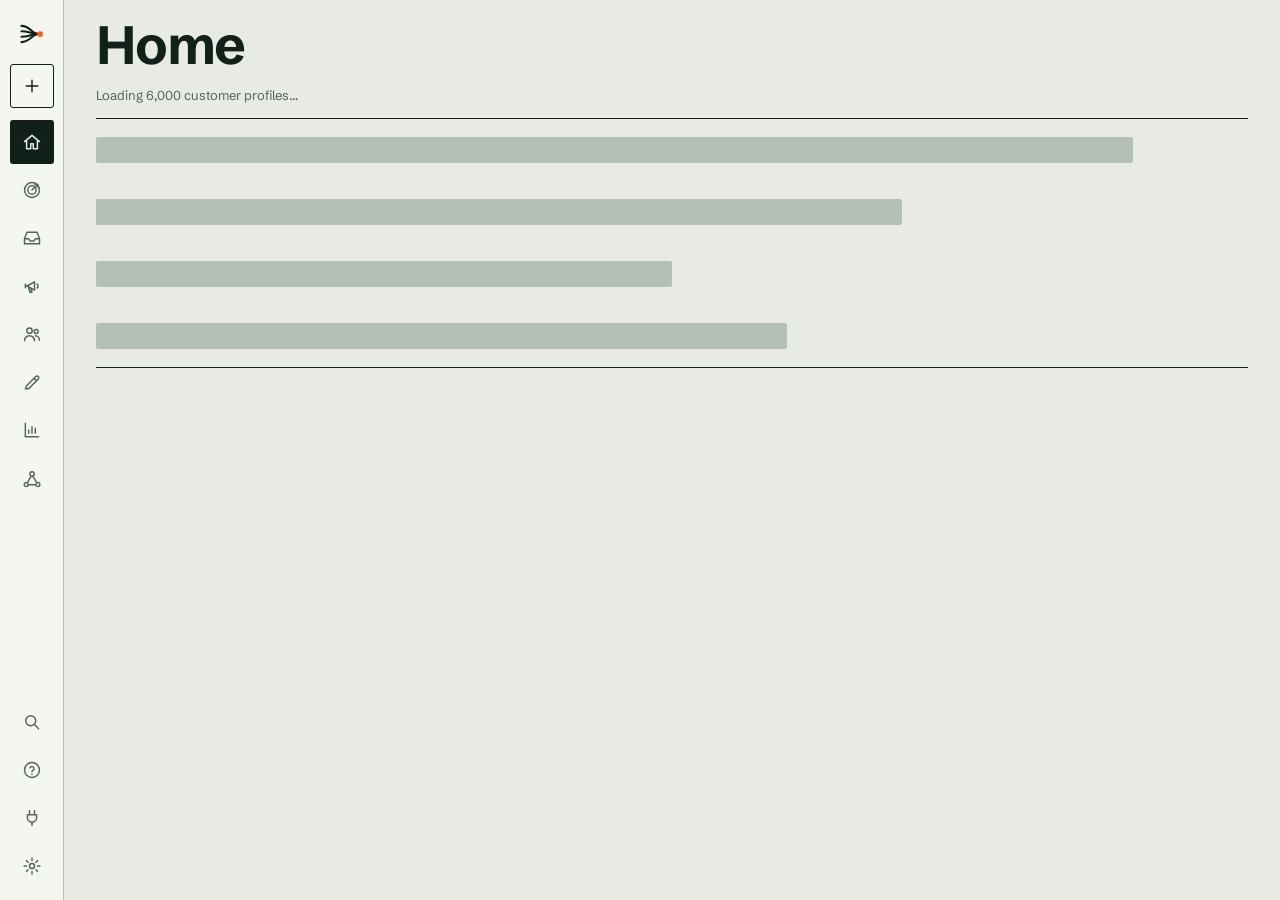
<file: index.html>
<!doctype html>
<html lang="en">
<head>
<meta charset="utf-8">
<meta http-equiv="Content-Security-Policy" content="default-src 'none'; script-src 'self'; style-src 'self'; font-src 'self'; img-src 'self' data:; connect-src 'self' https://api.anthropic.com; base-uri 'none'; form-action 'none'; object-src 'none'">
<meta name="referrer" content="no-referrer">
<meta name="viewport" content="width=device-width, initial-scale=1, viewport-fit=cover">
<title>Marketing Cloud</title>
<link rel="icon" href="assets/favicon.svg" type="image/svg+xml">
<meta name="description" content="Marketing Cloud: an agentic marketing cloud prototype running on synthetic Fernway Outfitters sample data.">
<link rel="preload" href="assets/fonts/schibsted-grotesk-latin-wght-normal.woff2" as="font" type="font/woff2" crossorigin>
<link rel="stylesheet" href="css/tokens.css?v=2026.11.28-3">
<link rel="stylesheet" href="css/app.css?v=2026.11.28-3">
<link rel="stylesheet" href="css/views/home.css?v=2026.11.28-3">
<link rel="stylesheet" href="css/views/connect.css?v=2026.11.28-3">
<link rel="stylesheet" href="css/views/tour.css?v=2026.11.28-3">
</head>
<body>
<div id="app"><div class="app-boot" role="status">Loading Marketing Cloud…</div></div>
<script src="vendor/react.production.min.js?v=2026.11.28-3"></script>
<script src="vendor/react-dom.production.min.js?v=2026.11.28-3"></script>
<script src="vendor/htm.umd.js?v=2026.11.28-3"></script>
<script src="js/core/namespace.js?v=2026.11.28-3"></script>
<script src="js/core/util.js?v=2026.11.28-3"></script>
<script src="js/core/time.js?v=2026.11.28-3"></script>
<script src="js/core/rng.js?v=2026.11.28-3"></script>
<script src="js/core/catalog.js?v=2026.11.28-3"></script>
<script src="js/core/store.js?v=2026.11.28-3"></script>
<script src="js/core/models.js?v=2026.11.28-3"></script>
<script src="js/core/segments.js?v=2026.11.28-3"></script>
<script src="js/core/copy.js?v=2026.11.28-3"></script>
<script src="js/core/content.js?v=2026.11.28-3"></script>
<script src="js/core/data.js?v=2026.11.28-3"></script>
<script src="js/core/guardrails.js?v=2026.11.28-3"></script>
<script src="js/core/sim.js?v=2026.11.28-3"></script>
<script src="js/core/select.js?v=2026.11.28-3"></script>
<script src="js/core/metrics.js?v=2026.11.28-3"></script>
<script src="js/core/affinity.js?v=2026.11.28-3"></script>
<script src="js/core/missions.js?v=2026.11.28-3"></script>
<script src="js/core/runtime.js?v=2026.11.28-3"></script>
<script src="js/core/engine.js?v=2026.11.28-3"></script>
<script src="js/core/replay.js?v=2026.11.28-3"></script>
<script src="js/config.js?v=2026.11.28-3"></script>
<script src="js/ai/client.js?v=2026.11.28-3"></script>
<script src="js/ai/federation.js?v=2026.11.28-3"></script>
<script src="js/ai/context.js?v=2026.11.28-3"></script>
<script src="js/ai/fleet.js?v=2026.11.28-3"></script>
<script src="js/ai/tasks.js?v=2026.11.28-3"></script>
<script src="js/ui/icons.js?v=2026.11.28-3"></script>
<script src="js/ui/kit.js?v=2026.11.28-3"></script>
<script src="js/ui/charts.js?v=2026.11.28-3"></script>
<script src="js/ui/flow.js?v=2026.11.28-3"></script>
<script src="js/ui/agent-ui.js?v=2026.11.28-3"></script>
<script src="js/agents/optimizer.js?v=2026.11.28-3"></script>
<script src="js/agents/sendtime.js?v=2026.11.28-3"></script>
<script src="js/agents/pacer.js?v=2026.11.28-3"></script>
<script src="js/agents/guard.js?v=2026.11.28-3"></script>
<script src="js/agents/scout.js?v=2026.11.28-3"></script>
<script src="js/agents/copy.js?v=2026.11.28-3"></script>
<script src="js/agents/analyst.js?v=2026.11.28-3"></script>
<script src="js/agents/planner.js?v=2026.11.28-3"></script>
<script src="js/agents/lead.js?v=2026.11.28-3"></script>
<script src="js/views/home.js?v=2026.11.28-3"></script>
<script src="js/app.js?v=2026.11.28-3"></script>
</body>
</html>
</file>
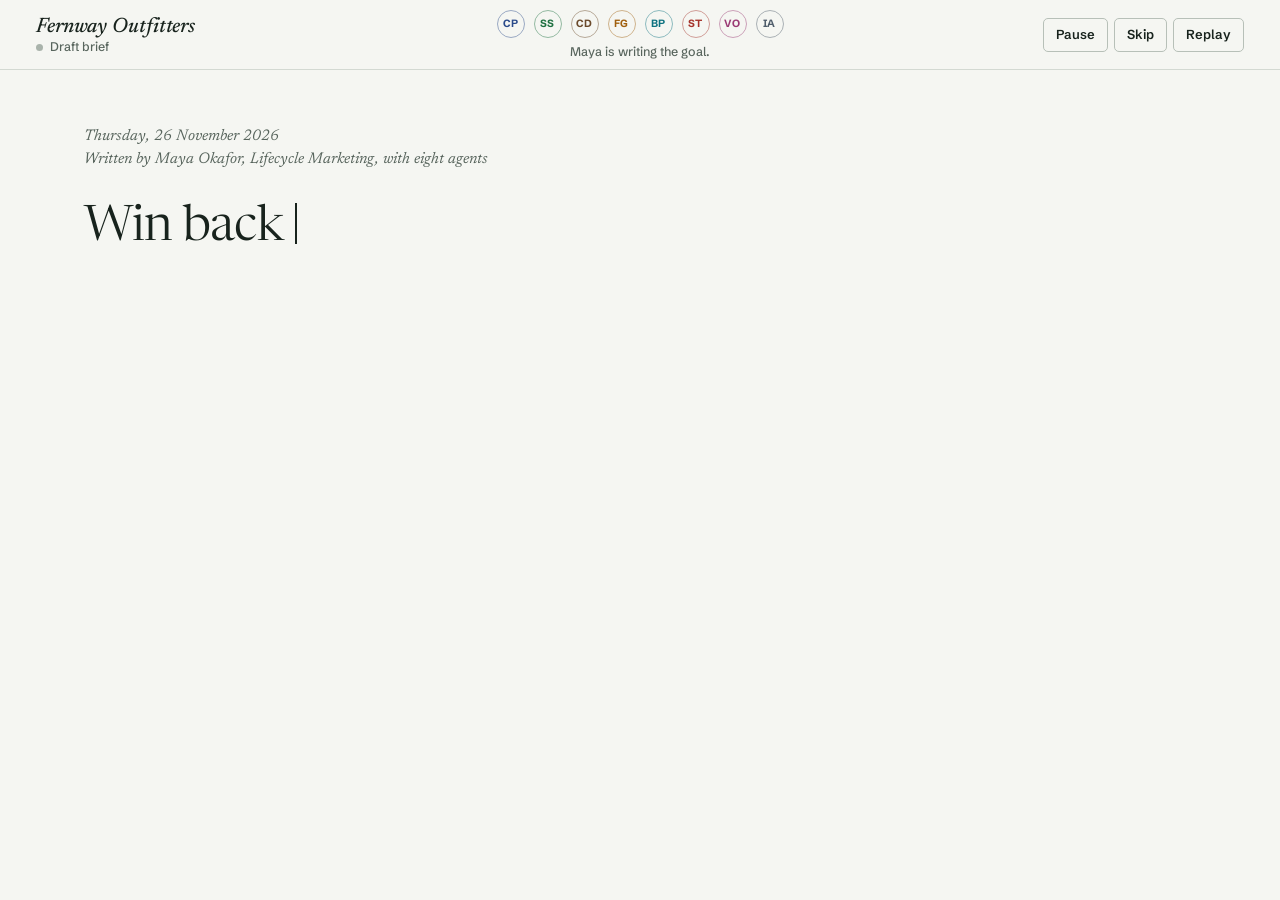
<file: concepts/living-brief/index.html>
<!doctype html>
<html lang="en">
<head>
<meta charset="utf-8">
<meta name="viewport" content="width=device-width, initial-scale=1">
<title>The living brief | Fernway Outfitters</title>
<link rel="stylesheet" href="style.css">
</head>
<body>
<a class="skip" href="#doc">Skip to the brief</a>

<header class="mast">
  <div class="brand">
    <span class="wm">Fernway Outfitters</span>
    <span class="status" id="status" data-s="draft"><i class="dot" aria-hidden="true"></i><span id="statusT">Draft brief</span></span>
  </div>
  <div class="team">
    <div class="roster" id="roster" role="list" aria-label="The agent team"></div>
    <svg class="arcs" id="arcs" aria-hidden="true"></svg>
    <div class="baton" id="baton" aria-hidden="true"></div>
    <p class="now" id="now"></p>
  </div>
  <div class="ctl" role="group" aria-label="Playback">
    <button type="button" id="bPause" aria-pressed="false">Pause</button>
    <button type="button" id="bSkip">Skip</button>
    <button type="button" id="bReplay">Replay</button>
  </div>
</header>

<div id="live" class="sr" role="status" aria-live="polite"></div>

<main class="sheet">
  <article id="doc" aria-label="Campaign brief"></article>
  <aside id="margin" aria-label="Agent notes in the margin"></aside>
</main>
<div id="ticker" class="ticker" aria-hidden="true"></div>

<template id="docT">
  <p class="dateline"><span>Thursday, 26 November 2026</span><span>Written by Maya Okafor, Lifecycle Marketing, with eight agents</span></p>
  <h1 id="goal"><span id="goalT"></span><span class="caret" id="caret" aria-hidden="true"></span></h1>
  <p id="deck" class="deck"></p>

  <section class="sec" id="sAud">
    <h2>Audience</h2>
    <div class="skel" aria-hidden="true"><i></i><i></i><i></i></div>
    <p id="audP"></p>
    <p id="audG"></p>
    <figure id="figDots" class="fig">
      <svg viewBox="0 0 736 86" role="img" aria-label="412 dots, one for each customer who has not ordered in 120 days. 38 are hollow: set aside."></svg>
      <figcaption><b>Figure 1.</b> Each dot is one customer. Hollow dots are set aside for now.</figcaption>
    </figure>
  </section>

  <section class="sec" id="sMsg">
    <h2>Message</h2>
    <div class="skel" aria-hidden="true"><i></i><i></i><i></i></div>
    <p id="msgP"></p>
    <p id="msgO"></p>
    <figure id="figMail" class="fig mailfig">
      <div class="mailwrap">
        <div class="mail" id="mail" aria-label="Preview of the email">
          <div class="mhead"><span class="mfrom">Fernway Outfitters</span><span class="msub" id="mSub">The ridge is still there, and so is your shell</span></div>
          <svg class="mhero" viewBox="0 0 300 130" aria-hidden="true">
            <rect width="300" height="130" fill="#DCE7E0"/>
            <circle cx="226" cy="40" r="16" fill="#F1D9A0"/>
            <path d="M0 96 L52 52 L84 78 L132 30 L190 88 L238 60 L300 98 V130 H0Z" fill="#8FB3A0"/>
            <path d="M0 112 L40 84 L78 104 L136 62 L196 108 L252 82 L300 112 V130 H0Z" fill="#3D7656"/>
            <path d="M0 126 L70 108 L150 120 L220 104 L300 122 V130 H0Z" fill="#1B3E2E"/>
          </svg>
          <div class="mbody">
            <p class="mh">The ridge is still there, and so is your shell.</p>
            <p class="mp">You last ordered in July. The PrimaLoft Ridge jacket is back in stock, and the first cold week is the one that catches people out.</p>
            <p class="mcta"><span>See the Ridge jacket</span></p>
            <p class="moffer" id="mOffer">Free shipping on your next order</p>
          </div>
        </div>
      </div>
      <div class="subjects" id="subjects">
        <p class="sj-h">Subject lines in the test</p>
        <ol id="sjList"></ol>
      </div>
      <figcaption><b>Figure 2.</b> The email as it will arrive, and the three subject lines being tested.</figcaption>
    </figure>
  </section>

  <section class="sec" id="sJrn">
    <h2>Journey</h2>
    <div class="skel" aria-hidden="true"><i></i><i></i><i></i></div>
    <p id="jrnP"></p>
    <figure id="figJrn" class="fig">
      <div class="jline" id="jline" role="img" aria-label="Timeline: email wave 1 Thursday 7:10 pm, wave 2 Friday 6:40 am, text on Nov 30, ads on Dec 5, last call email Dec 12, offer ends Dec 15."></div>
      <figcaption id="jcap"><b>Figure 3.</b> Nineteen days, five touches.</figcaption>
    </figure>
  </section>

  <section class="sec" id="sBud">
    <h2>Budget</h2>
    <div class="skel" aria-hidden="true"><i></i><i></i><i></i></div>
    <p id="budP"></p>
    <figure id="figBud" class="fig">
      <div class="bbar" id="bbar" role="img" aria-label="Budget split"></div>
      <div class="blabels" id="blabels"></div>
      <figcaption id="bcap"><b>Figure 4.</b> $2,400 split three ways.</figcaption>
    </figure>
  </section>
  <p class="colophon" id="colo"></p>
</template>

<script src="app.js"></script>
</body>
</html>
</file>
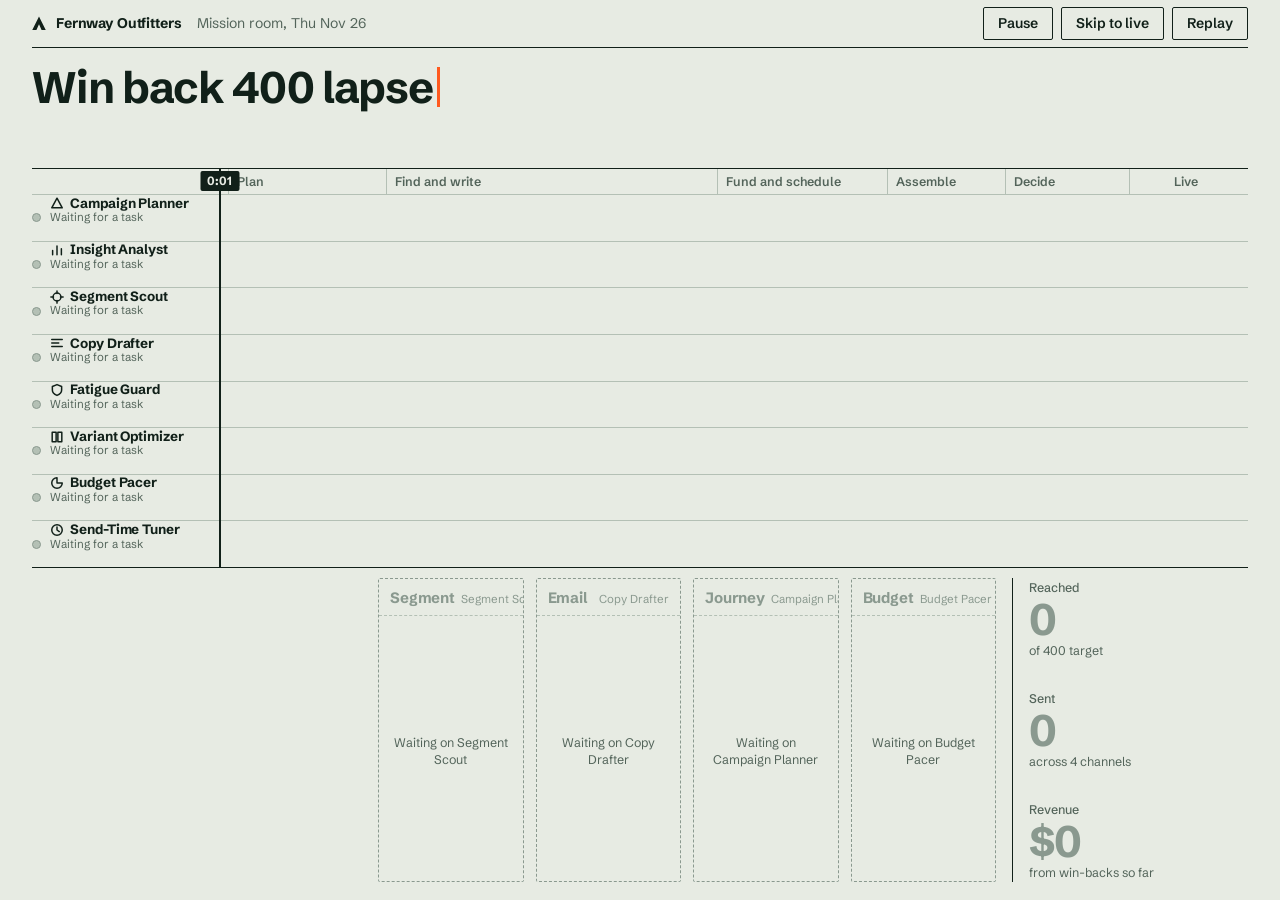
<file: concepts/mission-control/index.html>
<!DOCTYPE html>
<html lang="en">
<head>
<meta charset="utf-8">
<meta name="viewport" content="width=device-width, initial-scale=1">
<title>Mission control · Fernway Outfitters</title>
<link rel="stylesheet" href="mc.css">
</head>
<body>
<header class="top">
  <div class="brand"><span class="mark" aria-hidden="true"></span><b>Fernway Outfitters</b><span class="where">Mission room, Thu Nov 26</span></div>
  <div class="ctl" role="group" aria-label="Playback">
    <button type="button" id="bPause">Pause</button>
    <button type="button" id="bSkip">Skip to live</button>
    <button type="button" id="bReplay">Replay</button>
  </div>
</header>

<section class="goal" aria-label="Mission goal">
  <h1 id="goal" aria-label="Win back 400 lapsed hikers before Dec 15 without discounting more than 15%"><span id="goalText" aria-hidden="true"></span><span class="caret" id="caret" aria-hidden="true"></span></h1>
  <dl class="limits" id="limits">
    <div><dt>Deadline</dt><dd>Dec 15, 19 days</dd></div>
    <div><dt>Discount ceiling</dt><dd>15% off</dd></div>
    <div><dt>Target</dt><dd>400 people</dd></div>
  </dl>
</section>

<main class="board" id="board" aria-label="Agent team timeline">
  <div class="ruler"><div class="rl"></div><div class="rt" id="ruler"></div></div>
  <div class="lanes" id="lanes"></div>
  <div class="stage" id="stage">
    <svg class="wires" id="wires" aria-hidden="true"></svg>
    <div class="batons" id="batons" aria-hidden="true"></div>
    <div class="playhead" id="playhead" aria-hidden="true"><span id="phTag">0:00</span></div>
  </div>
  <section class="decision" id="decision" role="alertdialog" aria-labelledby="dTitle" aria-describedby="dWhy" hidden>
    <p class="d-who">One decision needs you. Everything else is running without you.</p>
    <h2 id="dTitle">Approve 15% off for 412 people?</h2>
    <div class="d-grid">
      <div><span class="k">Expected win-back</span><b id="dRate">9 to 14%</b><small id="dPeople">37 to 58 people</small></div>
      <div><span class="k">Expected revenue</span><b id="dRev">$4.3k to $6.8k</b><small>after the discount</small></div>
      <div><span class="k">Margin held</span><b>Above floor</b><small>15% is the ceiling you set</small></div>
    </div>
    <p id="dWhy" class="d-why">Insight Analyst forecasts 15% off wins back about 4 points more than 10%. Budget Pacer confirms the $2.4k split still holds. Fatigue Guard already removed 38 people, so nobody gets a fourth message this month.</p>
    <div class="d-act">
      <button type="button" class="go" id="dYes">Approve 15% off</button>
      <button type="button" id="dNo">Use 10% instead</button>
      <span class="d-timer" aria-hidden="true"><i id="dBar"></i></span>
      <span class="d-count" id="dCount">Approves itself in 8s</span>
    </div>
  </section>
</main>

<section class="bay">
  <div class="narr" aria-label="Narration">
    <ol id="log"></ol>
  </div>
  <div class="arts" id="arts">
    <article class="art wait" id="aSeg"><header><h3>Segment</h3><span class="by">Segment Scout</span></header>
      <div class="body"><div class="seg-n"><b id="segN">450</b><span id="segCap">lapsed hikers</span></div><div class="dots" id="dots"></div></div>
      <p class="ph">Waiting on Segment Scout</p></article>
    <article class="art wait" id="aMail"><header><h3>Email</h3><span class="by">Copy Drafter</span></header>
      <div class="body"><div class="mail"><div class="m-bar">Fernway Outfitters</div>
        <svg class="m-hero" viewBox="0 0 160 70" preserveAspectRatio="xMidYMax slice" aria-hidden="true"><rect width="160" height="70" fill="#1F5C46"/><circle cx="122" cy="20" r="9" fill="#FF5A1F"/><path d="M0 70 L42 24 L66 48 L96 14 L160 70Z" fill="#112019"/><path d="M0 70 L30 44 L52 64 L74 38 L110 70Z" fill="#2F7A5E"/></svg>
        <p class="m-h" id="mHead">The trail is still there.</p><span class="m-cta" id="mCta">Take 15% off</span></div>
        <ul class="subs" id="subs"></ul></div>
      <p class="ph">Waiting on Copy Drafter</p></article>
    <article class="art wait" id="aJour"><header><h3>Journey</h3><span class="by">Campaign Planner</span></header>
      <div class="body"><ol class="jr" id="jr"></ol></div>
      <p class="ph">Waiting on Campaign Planner</p></article>
    <article class="art wait" id="aBud"><header><h3>Budget</h3><span class="by">Budget Pacer</span></header>
      <div class="body"><div class="bud-t"><b id="budT">$2,400</b><span>9 days</span></div><div class="bbar" id="bbar"></div><ul class="bl" id="bl"></ul></div>
      <p class="ph">Waiting on Budget Pacer</p></article>
  </div>
  <div class="ctrs" id="ctrs" aria-label="Live results">
    <div class="ctr"><span class="k">Reached</span><b id="cReach">0</b><small id="cReachS">of 400 target</small></div>
    <div class="ctr"><span class="k">Sent</span><b id="cSent">0</b><small id="cSentS">across 4 channels</small></div>
    <div class="ctr"><span class="k">Revenue</span><b id="cRev">$0</b><small id="cRevS">from win-backs so far</small></div>
  </div>
</section>
<div class="sr" id="sr" aria-live="polite" role="status"></div>
<script src="mc.js"></script>
</body>
</html>
</file>
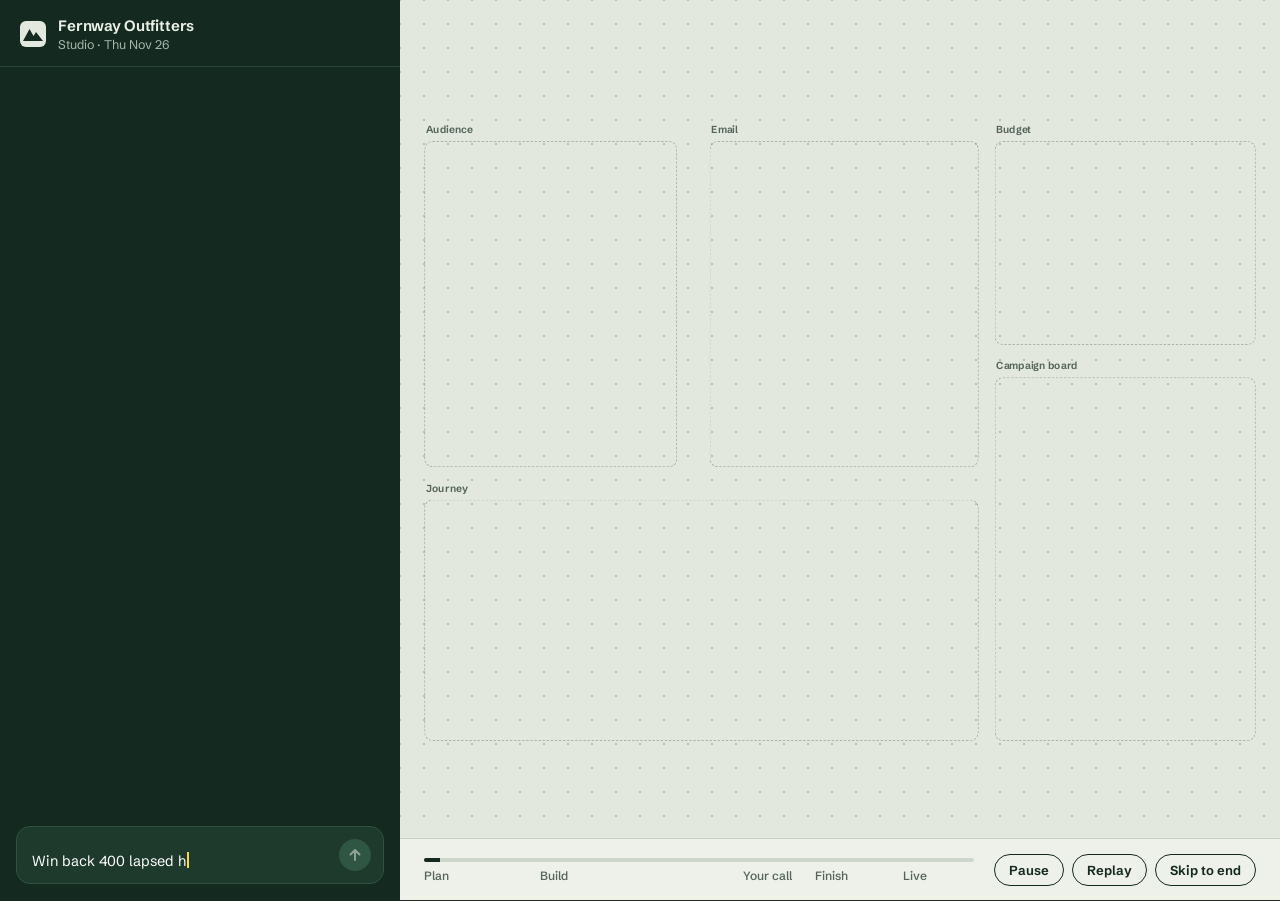
<file: concepts/studio/index.html>
<!doctype html>
<html lang="en">
<head>
<meta charset="utf-8">
<meta name="viewport" content="width=device-width, initial-scale=1">
<title>Studio · Fernway Marketing Cloud</title>
<link rel="stylesheet" href="studio.css">
</head>
<body>
<div class="app">

  <section class="chat" aria-label="Conversation with the lead strategist">
    <header class="chat-head">
      <svg class="mark" width="26" height="26" viewBox="0 0 26 26" aria-hidden="true"><rect width="26" height="26" rx="6" fill="#E3E8DF"/><path d="M3 20 9.5 8l4 7 2.5-4L23 20Z" fill="#14291F"/></svg>
      <div class="brand"><b>Fernway Outfitters</b><span>Studio · Thu Nov 26</span></div>
    </header>
    <div class="thread" id="thread" role="log" aria-label="Conversation"></div>
    <div class="composer" aria-hidden="true">
      <div class="composer-text" id="composerText"><span class="ph">Give the team a goal</span></div>
      <div class="send" id="sendBtn"><svg width="16" height="16" viewBox="0 0 16 16"><path d="M8 13V3M3.5 7.5 8 3l4.5 4.5" fill="none" stroke="currentColor" stroke-width="2" stroke-linecap="round" stroke-linejoin="round"/></svg></div>
    </div>
  </section>

  <section class="stage" aria-label="Campaign canvas">
    <div class="viewport" id="viewport">
      <div class="world" id="world" style="width:1060px;height:830px">

        <div class="goalbar" id="goalbar">
          <span class="goal-tag">Goal</span>
          <span class="goal-text" id="goalText"></span>
          <span class="presence" id="presence" aria-hidden="true"></span>
        </div>

        <!-- Audience -->
        <div class="frame" id="fA" style="left:20px;top:74px;width:310px;height:400px">
          <div class="flabel"><span>Audience</span><i class="fown" id="ownA"></i></div>
          <div class="fbody">
            <div class="a-head"><div><b>Lapsed hikers</b><span>No order in 120 days</span></div><output class="a-count" id="aCount">0</output></div>
            <div class="dots-wrap">
              <canvas id="dots" width="580" height="440"></canvas>
              <svg class="lasso" id="lassoSvg" viewBox="0 0 290 220"><polygon id="lassoFill" points=""/><polyline id="lassoLine" points=""/></svg>
            </div>
            <div class="roster" id="roster">
              <div class="r-head"><span>Messaged 5+ times in 14 days</span><output id="fgCount">0 paused</output></div>
              <div class="r-row"><span>Maya R.</span><em>6 messages</em><i class="strike"></i></div>
              <div class="r-row"><span>Owen T.</span><em>5 messages</em><i class="strike"></i></div>
              <div class="r-row"><span>Lena P.</span><em>7 messages</em><i class="strike"></i></div>
              <div class="r-row"><span>Dev K.</span><em>5 messages</em><i class="strike"></i></div>
            </div>
          </div>
        </div>

        <!-- Email -->
        <div class="frame" id="fE" style="left:370px;top:74px;width:330px;height:400px">
          <div class="flabel"><span>Email</span><i class="fown" id="ownE"></i></div>
          <div class="fbody">
            <div class="subjects" id="subjects">
              <div class="sj"><b>A</b><span class="sj-t" id="sjA"></span><u><i></i></u><em>0%</em></div>
              <div class="sj"><b>B</b><span class="sj-t" id="sjB"></span><u><i></i></u><em>0%</em></div>
              <div class="sj"><b>C</b><span class="sj-t" id="sjC"></span><u><i></i></u><em>0%</em></div>
              <div class="sj-note" id="sjNote">Best subject takes the rest after 150 opens</div>
            </div>
            <div class="mail" id="mail">
              <div class="m-bar"><b>FERNWAY</b><span>Outfitters</span></div>
              <svg class="m-hero" viewBox="0 0 306 84" preserveAspectRatio="none" aria-hidden="true">
                <rect width="306" height="84" fill="#DCE5DA"/><circle cx="228" cy="26" r="13" fill="#F1D9AB"/>
                <path d="M0 62 48 34l30 22 40-30 52 36 40-24 96 38v10H0Z" fill="#A9BFAC"/>
                <path d="M0 74 40 52l36 18 56-34 44 30 40-18 90 36v-2H0Z" fill="#5F8268"/>
                <path d="M0 84V72l52-14 60 12 70-16 60 14 64-6v22Z" fill="#2F5543"/>
              </svg>
              <div class="chip" id="chip"><b id="chipPct">15%</b><span>off layers<br>through Dec 15</span></div>
              <h4 class="m-h" id="mHead"></h4>
              <p class="m-p" id="mBody"></p>
              <div class="m-cta" id="mCta">Shop warm layers</div>
              <div class="sel" id="chipSel" aria-hidden="true"><i></i><i></i><i></i><i></i><span></span></div>
            </div>
          </div>
        </div>

        <!-- Budget -->
        <div class="frame" id="fB" style="left:720px;top:74px;width:320px;height:250px">
          <div class="flabel"><span>Budget</span><i class="fown" id="ownB"></i></div>
          <div class="fbody">
            <div class="b-head"><b>$2,400</b><span>to spend by Dec 15</span></div>
            <div class="bar" id="bar">
              <i class="seg s1"></i><i class="seg s2"></i><i class="seg s3"></i><i class="seg s4"></i>
              <i class="knob" id="k1"></i><i class="knob" id="k2"></i><i class="knob" id="k3"></i>
            </div>
            <ul class="b-rows">
              <li><i class="sw s1"></i><span>Email</span><output id="v1">$600</output><em id="p1">25%</em></li>
              <li><i class="sw s2"></i><span>SMS</span><output id="v2">$600</output><em id="p2">25%</em></li>
              <li><i class="sw s3"></i><span>Social ads</span><output id="v3">$600</output><em id="p3">25%</em></li>
              <li><i class="sw s4"></i><span>Web ads</span><output id="v4">$600</output><em id="p4">25%</em></li>
            </ul>
            <div class="b-foot" id="bFoot">Even pace, about $126 a day</div>
          </div>
        </div>

        <!-- Live board -->
        <div class="frame" id="fL" style="left:720px;top:364px;width:320px;height:446px">
          <div class="flabel"><span>Campaign board</span><i class="fown" id="ownL"></i></div>
          <div class="fbody">
            <div class="l-head"><b>Win-back to Dec 15</b><span class="status" id="status"><i></i><em id="statusT">Draft</em></span></div>
            <div class="l-reach"><output id="lReach">0</output><span>of 400 hikers reached</span></div>
            <dl class="l-trio">
              <div><dt>Opened</dt><dd><output id="lOpen">0</output></dd></div>
              <div><dt>Orders</dt><dd><output id="lOrd">0</output></dd></div>
              <div><dt>Revenue</dt><dd><output id="lRev">$0</output></dd></div>
            </dl>
            <svg class="chart" id="chart" viewBox="0 0 296 112" role="img" aria-label="Orders against forecast range">
              <g class="grid"><path d="M0 28H296M0 56H296M0 84H296"/></g>
              <clipPath id="bandClip"><rect id="bandRect" x="0" y="0" width="0" height="112"/></clipPath>
              <polygon id="band" clip-path="url(#bandClip)" points=""/>
              <polyline id="bandHi" clip-path="url(#bandClip)" points=""/>
              <polyline id="actual" points=""/>
              <circle id="actualDot" r="4" cx="0" cy="112" opacity="0"/>
              <text x="0" y="109" class="ax">Nov 26</text><text x="148" y="109" class="ax mid">Dec 5</text><text x="296" y="109" class="ax end">Dec 15</text>
              <text x="294" y="12" class="ax end" id="fcLabel"></text>
            </svg>
            <ul class="feed" id="feed" aria-label="Latest orders"></ul>
            <div class="l-foot"><div class="plan"><i class="base"></i><i class="add" id="planAdd"></i></div><span id="planT">November: $169.0k of $222k plan</span></div>
          </div>
        </div>

        <!-- Journey -->
        <div class="frame" id="fJ" style="left:20px;top:514px;width:680px;height:296px">
          <div class="flabel"><span>Journey</span><i class="fown" id="ownJ"></i></div>
          <div class="fbody">
            <svg class="arrows" id="arrows" viewBox="0 0 680 296" aria-hidden="true">
              <defs><marker id="ah" viewBox="0 0 10 10" refX="8" refY="5" markerWidth="7" markerHeight="7" orient="auto"><path d="M1 1 9 5 1 9Z" fill="#14291F"/></marker></defs>
              <path id="a12" d="M116 146H160"/><path id="a23" d="M264 146H308"/>
              <path id="a34" d="M412 146C436 146 432 72 456 72"/><path id="a35" d="M412 146C436 146 432 220 456 220"/>
              <path id="a46" d="M560 72C600 72 626 80 626 118"/><path id="a56" d="M560 220C600 220 626 212 626 174"/>
            </svg>
            <span class="alab" id="l34" style="left:366px;top:84px">opened</span>
            <span class="alab" id="l35" style="left:352px;top:184px">not opened</span>
            <div class="node" id="n1" style="left:12px;top:118px"><b>Lapsed hikers</b><span>414 people</span></div>
            <div class="node" id="n2" style="left:160px;top:118px"><b>Email, day 0</b><span>15% off layers</span></div>
            <div class="node q" id="n3" style="left:308px;top:118px"><b>Opened in 3 days?</b></div>
            <div class="node" id="n4" style="left:456px;top:44px"><b>Email, day 4</b><span>Last call, 15%</span></div>
            <div class="node" id="n5" style="left:456px;top:192px"><b>SMS, day 3</b><span>Short nudge</span></div>
            <div class="node goal" id="n6" style="left:580px;top:118px"><b>First order</b><span>Exit journey</span></div>
            <div class="note" id="noteT" style="--c:#0E7490;left:160px;top:196px"><span>Send at 6:40 pm in each person's time zone</span></div>
            <div class="note" id="noteF" style="--c:#B91C1C;left:12px;top:196px"><span>Cap: 2 messages a week per person</span></div>
          </div>
        </div>

        <div id="cursors"></div>
      </div>
    </div>

    <div class="dock">
      <div class="phases" id="phases" aria-hidden="true">
        <i class="pbar"><b id="pfill"></b></i>
        <span style="left:0%">Plan</span><span style="left:21%">Build</span><span style="left:58%">Your call</span><span style="left:71%">Finish</span><span style="left:87%">Live</span>
      </div>
      <div class="ctrls">
        <button type="button" id="btnPause" aria-pressed="false">Pause</button>
        <button type="button" id="btnReplay">Replay</button>
        <button type="button" id="btnSkip">Skip to end</button>
      </div>
    </div>
  </section>
</div>

<svg class="leader" id="leader" aria-hidden="true"><path id="leaderPath" d=""/><circle id="leaderEnd" r="7"/></svg>
<div class="sr" id="live" aria-live="polite" role="status"></div>
<script src="studio.js"></script>
</body>
</html>
</file>
<file: css/tokens.css>
/* Marketing Cloud - design tokens (mission-control palette, type, spacing, radii, motion; docs/DESIGN-DIRECTION.md).
   Full light palette on bare :root. Dark mode only redefines tokens: once for the system
   preference (unless the person picked Light) and once for an explicit Dark choice. */

@font-face {
  font-family: "Schibsted Grotesk";
  src: url("../assets/fonts/schibsted-grotesk-latin-wght-normal.woff2") format("woff2");
  font-weight: 400 900;
  font-style: normal;
  font-display: swap;
}

:root {
  color-scheme: light;

  /* mission-control palette. Legacy names (ground, surface, accent, agent...) are kept so every view restyles at once. */
  --paper: #E7EBE3;      /* page ground */
  --panel: #F4F6F0;      /* artifact panels, inputs */
  --ground: var(--paper);
  --surface: var(--panel);
  --surface-2: #EDF0E7;
  --ink: #112019;
  --ink-2: #2F4137;
  --ink-3: #53645A;      /* muted: 5.2:1 on paper */
  --muted: var(--ink-3);
  --line: #B4C0B5;       /* hairlines, lane rules */
  --line-strong: #8A998F;
  --ghost: #8A998F;      /* queued/idle: non-text only */
  --control-border: #6F8176; /* inputs, checkboxes: >= 3:1 (WCAG 1.4.11) */

  /* moss: done work, positive, primary buttons */
  --moss: #1F5C46;
  --accent: var(--moss);
  --accent-soft: #D5E4DA;
  --on-accent: #FFFFFF;

  /* lake: in-progress work, selection, agent activity */
  --lake: #17667F;
  --lake-pale: #CFE2E8;
  --agent: var(--lake);
  --agent-soft: var(--lake-pale);
  --on-agent: #FFFFFF;

  /* signal: hand-offs, the ask, "needs you". Sparingly. Text on signal is ink; --signal-ink is the text-safe orange. */
  --signal: #FF5A1F;
  --signal-ink: #B03A0C;
  --signal-soft: #FBE3D8;
  --on-signal: #112019;

  /* status */
  --good: var(--moss);
  --good-soft: #D5E4DA;
  --warn: #8A5A00;
  --warn-soft: #EFE3C6;
  --crit: #A8281F;
  --crit-soft: #F3DAD3;
  --focus: #112019;

  /* Chart tokens. Categorical slots are used in order, never cycled; direction of --seq-* is low to high magnitude
     (light to dark on light surfaces, dark to light on dark surfaces). Status colours (--good/--warn/--crit) stay separate.
     validate_palette.js (dataviz skill) results:
       light, surface #F4F6F0 (--panel)   categorical x6: PASS lightness band, chroma floor, CVD adjacent (worst dE 9.3),
                                          normal-vision floor (worst dE 17.8), contrast >= 3:1 on all 6
       dark, surface #17211B (--panel) and #0F1612 (--paper), categorical x6: PASS all five (worst CVD dE 10.1, normal 21.1, contrast >= 3:1)
       --seq-1..5 --ordinal: light PASS (monotone L, dL >= 0.06, light end 2.14:1, hue spread 7deg); dark PASS (light end 2.72:1, hue spread 2deg)
       --div-neg/--div-pos (orange/blue) PASS as a pair (CVD tritan 31, normal dE 26); --div-mid is a neutral gray, equal arms. */
  --chart-1: #1F6FBF;
  --chart-2: #D4571B;
  --chart-3: #00836A;
  --chart-4: #A87500;
  --chart-5: #C4457D;
  --chart-6: #3D8A1A;
  --seq-1: #7DAEE2;
  --seq-2: #5A93D6;
  --seq-3: #3A78C6;
  --seq-4: #1F5AA0;
  --seq-5: #0E3D7E;
  --seq-on-1: #112019;
  --seq-on-2: #112019;
  --seq-on-3: #FFFFFF;
  --seq-on-4: #FFFFFF;
  --seq-on-5: #FFFFFF;
  --div-neg: #D4571B;
  --div-mid: #D9DDD5;
  --div-pos: #1F6FBF;
  --chart-grid: #D3DBD1;
  --chart-band: rgba(31, 111, 191, 0.14);

  /* elevation: drawers and popovers only (hairline + soft shadow, no blur layers) */
  --shadow-pop: 0 6px 20px rgba(17, 32, 25, 0.14);
  --scrim: rgba(17, 32, 25, 0.38);

  /* type: one self-hosted family (Schibsted Grotesk), heavy weights for the goal sentence and big numbers.
     Scale 12/13/14/16/20/28/40 + goal clamp(32px, 4.2vw, 56px). */
  --font-display: "Schibsted Grotesk", "Segoe UI", system-ui, sans-serif;
  --font-ui: "Schibsted Grotesk", "Segoe UI", system-ui, -apple-system, sans-serif;
  --font-mono: ui-monospace, "SF Mono", Consolas, monospace; /* code blocks only; never chips or numbers */
  --text-xs: 12px;
  --text-sm: 13px;
  --text-md: 14px;
  --text-lg: 16px;
  --text-xl: 20px;
  --text-2xl: 28px;
  --text-3xl: 40px;
  --text-goal: clamp(32px, 4.2vw, 56px);
  --lh-tight: 1.08;
  --lh-body: 1.4;
  --track-display: -0.022em;
  --weight-display: 700;
  --rule: 1.5px; /* the ink rule under the top bar and between sections */

  /* selected state: one ring for every selectable option */
  --ring-selected: 0 0 0 1.5px var(--ink);
  --ring-selected-inset: inset 0 0 0 1.5px var(--ink);

  /* spacing scale 4/8/12/16/24/32/48 */
  --space-1: 4px;
  --space-2: 8px;
  --space-3: 12px;
  --space-4: 16px;
  --space-5: 24px;
  --space-6: 32px;
  --space-7: 48px;

  /* radii: near-square, hairline structure */
  --radius-sm: 2px;
  --radius-md: 3px;
  --radius-lg: 4px;
  --radius-pill: 999px;

  /* layout */
  --app-gutter: clamp(16px, 2.5vw, 32px);
  --app-max: 1600px;
  --app-topbar-h: 0px;
  --app-hit: 40px;

  /* motion */
  --ease: cubic-bezier(0.2, 0, 0, 1);
  --dur-fast: 120ms;
  --dur: 200ms;
}

@media (max-width: 639.98px) {
  :root { --app-topbar-h: 0px; }
}

@media (prefers-color-scheme: dark) {
  :root:not([data-theme="light"]) {
    color-scheme: dark;
    --paper: #0F1612;
    --panel: #17211B;
    --surface-2: #1D2921;
    --ink: #E6ECE7;
    --ink-2: #C3D0C7;
    --ink-3: #9DB0A4;
    --line: #2C3A31;
    --line-strong: #4A5C50;
    --ghost: #6C7F73;
    --control-border: #7C8F83;
    --moss: #4FA37F;
    --accent-soft: #1E3A2E;
    --on-accent: #0F1612;
    --lake: #4FA9C4;
    --lake-pale: #173038;
    --on-agent: #0F1612;
    --signal: #FF6A33;
    --signal-ink: #FF8A5C;
    --signal-soft: #3A2016;
    --on-signal: #0F1612;
    --good: #5DB58F;
    --good-soft: #1E3A2E;
    --warn: #E0A94A;
    --warn-soft: #3A2E14;
    --crit: #F08A80;
    --crit-soft: #3D1B18;
    --focus: #E6ECE7;
    --chart-1: #338CED;
    --chart-2: #E76624;
    --chart-3: #00A888;
    --chart-4: #D28E05;
    --chart-5: #E24D8B;
    --chart-6: #0AAC23;
    --seq-1: #2A63A8;
    --seq-2: #3F7FC8;
    --seq-3: #6199DC;
    --seq-4: #8DB8EC;
    --seq-5: #BCD6F6;
    --seq-on-1: #E6ECE7;
    --seq-on-2: #0F1612;
    --seq-on-3: #0F1612;
    --seq-on-4: #0F1612;
    --seq-on-5: #0F1612;
    --div-neg: #E76624;
    --div-mid: #34423A;
    --div-pos: #338CED;
    --chart-grid: #26332A;
    --chart-band: rgba(51, 140, 237, 0.16);
    --shadow-pop: 0 6px 20px rgba(0, 0, 0, 0.5);
    --scrim: rgba(0, 0, 0, 0.55);
  }
}

:root[data-theme="dark"] {
  color-scheme: dark;
  --paper: #0F1612;
  --panel: #17211B;
  --surface-2: #1D2921;
  --ink: #E6ECE7;
  --ink-2: #C3D0C7;
  --ink-3: #9DB0A4;
  --line: #2C3A31;
  --line-strong: #4A5C50;
  --ghost: #6C7F73;
  --control-border: #7C8F83;
  --moss: #4FA37F;
  --accent-soft: #1E3A2E;
  --on-accent: #0F1612;
  --lake: #4FA9C4;
  --lake-pale: #173038;
  --on-agent: #0F1612;
  --signal: #FF6A33;
  --signal-ink: #FF8A5C;
  --signal-soft: #3A2016;
  --on-signal: #0F1612;
  --good: #5DB58F;
  --good-soft: #1E3A2E;
  --warn: #E0A94A;
  --warn-soft: #3A2E14;
  --crit: #F08A80;
  --crit-soft: #3D1B18;
  --focus: #E6ECE7;
  --chart-1: #338CED;
  --chart-2: #E76624;
  --chart-3: #00A888;
  --chart-4: #D28E05;
  --chart-5: #E24D8B;
  --chart-6: #0AAC23;
  --seq-1: #2A63A8;
  --seq-2: #3F7FC8;
  --seq-3: #6199DC;
  --seq-4: #8DB8EC;
  --seq-5: #BCD6F6;
  --seq-on-1: #E6ECE7;
  --seq-on-2: #0F1612;
  --seq-on-3: #0F1612;
  --seq-on-4: #0F1612;
  --seq-on-5: #0F1612;
  --div-neg: #E76624;
  --div-mid: #34423A;
  --div-pos: #338CED;
  --chart-grid: #26332A;
  --chart-band: rgba(51, 140, 237, 0.16);
  --shadow-pop: 0 6px 20px rgba(0, 0, 0, 0.5);
  --scrim: rgba(0, 0, 0, 0.55);
}
</file>
<file: css/app.css>
/* Marketing Cloud - base, app shell (app-*), UI kit (k-*) and chart/agent polish hooks.
   Colors come only from css/tokens.css custom properties. */

/* =========================== base =========================== */
*, *::before, *::after { box-sizing: border-box; }
html { -webkit-text-size-adjust: 100%; text-size-adjust: 100%; }
html, body { margin: 0; padding: 0; }
body {
  background: var(--ground);
  color: var(--ink);
  font-family: var(--font-ui);
  font-size: var(--text-md);
  line-height: var(--lh-body);
  -webkit-font-smoothing: antialiased;
  overflow-x: hidden;
}
html.k-lock, html.k-lock body { overflow: hidden; }
h1, h2, h3, h4 { font-family: var(--font-display); color: var(--ink); line-height: var(--lh-tight); letter-spacing: var(--track-display); font-weight: var(--weight-display); }
p { overflow-wrap: anywhere; }
a { color: var(--accent); }
button, input, select, textarea { font: inherit; color: inherit; }
code, pre, kbd { font-family: var(--font-mono); }
img, svg { max-width: 100%; }

.mono { font-family: var(--font-mono); }
/* selected ring: apply to any selectable surface */
.is-selected-ring, .k-selected { box-shadow: var(--ring-selected); }

:focus { outline: none; }
:focus-visible { outline: 2px solid var(--focus); outline-offset: 2px; }
svg g[tabindex]:focus-visible, svg [tabindex]:focus-visible, svg a:focus-visible { outline: 2px solid var(--focus); outline-offset: 2px; }
svg g[tabindex]:focus { outline: none; }
svg g[tabindex]:focus-visible > :first-child { stroke: var(--focus); stroke-width: 2px; }
[id="page-title"]:focus { outline: none; }
[id="page-title"]:focus-visible { outline: none; } /* programmatic focus target after route changes, not a control */

.k-scroll-x { overflow-x: auto; overflow-y: visible; max-width: 100%; min-width: 0; -webkit-overflow-scrolling: touch; overscroll-behavior-x: contain; }
.k-sr { position: absolute !important; width: 1px; height: 1px; padding: 0; margin: -1px; overflow: hidden; clip: rect(0 0 0 0); white-space: nowrap; border: 0; }

/* =========================== static boot (pre-React) =========================== */
.app-boot {
  margin: 48px var(--app-gutter); max-width: 560px; padding: 20px 24px;
  background: var(--surface); border: 1px solid var(--line); border-radius: var(--radius-lg);
  color: var(--ink-2); font-family: var(--font-ui);
}
.app-boot--error { border-color: var(--crit); }
.app-boot-title { margin: 0 0 4px; font-family: var(--font-display); font-size: var(--text-xl); font-weight: 700; color: var(--ink); }
.app-boot-body { margin: 0; }

/* =========================== shell: side rail + page (docs/PRODUCT.md §2) =========================== */
.app-shell { display: flex; flex-direction: column; min-height: 100vh; min-height: 100dvh; padding-left: var(--rail-w); }
.app-shell.is-compact { padding-left: 0; padding-bottom: calc(var(--bbar-h) + env(safe-area-inset-bottom, 0px)); }
.app-main {
  flex: 1 0 auto; width: 100%; max-width: var(--app-max); min-width: 0; margin: 0 auto;
  padding: var(--space-4) var(--app-gutter) var(--space-7);
  padding-left: max(var(--app-gutter), env(safe-area-inset-left, 0px));
  padding-right: max(var(--app-gutter), env(safe-area-inset-right, 0px));
  display: flex; flex-direction: column; gap: var(--space-4);
}
.app-main > * { min-width: 0; }
.app-main:focus { outline: none; }

.app-skip {
  position: fixed; left: 12px; top: -60px; z-index: 90;
  padding: 8px 14px; border-radius: var(--radius-md); border: 1.5px solid var(--ink);
  background: var(--panel); color: var(--ink); font-weight: 600; cursor: pointer;
}
.app-skip:focus, .app-skip:focus-visible { top: 12px; }

/* =========================== top bar =========================== */
.app-topbar {
  position: sticky; top: 0; z-index: 20; height: var(--app-topbar-h); flex: 0 0 auto;
  display: flex; align-items: center; gap: var(--space-3);
  padding: 0 var(--app-gutter);
  padding-left: max(var(--app-gutter), env(safe-area-inset-left, 0px));
  padding-right: max(var(--app-gutter), env(safe-area-inset-right, 0px));
  background: var(--paper); border-bottom: var(--rule) solid var(--ink); min-width: 0;
}
.app-mark { display: inline-flex; align-items: center; gap: 10px; text-decoration: none; color: var(--ink); min-height: 40px; flex: 0 0 auto; border-radius: var(--radius-sm); }
.app-mark-glyph { display: block; overflow: visible; }
.app-mark-node { fill: var(--signal); }  /* the goal the agents converge on */
.app-mark-word { font-weight: 700; font-size: 15px; letter-spacing: -0.01em; white-space: nowrap; }
.app-topbar-rule { width: 1px; height: 22px; background: var(--line); flex: 0 0 auto; }

/* mission switcher: goal-sentence tabs */
.app-missions { flex: 1 1 auto; min-width: 0; align-self: stretch; display: flex; }
.app-missions ul { list-style: none; margin: 0; padding: 0; display: flex; min-width: 0; flex: 1 1 auto; }
.app-missions li { display: flex; min-width: 0; flex: 0 1 300px; }
.app-mtab {
  display: flex; align-items: center; gap: 8px; min-width: 0; width: 100%; padding: 0 14px; margin-bottom: -1.5px;
  color: var(--ink-3); text-decoration: none; font-size: 13px; font-weight: 600;
  border-bottom: 3px solid transparent;
}
.app-mtab:hover { color: var(--ink); }
.app-mtab.is-on { color: var(--ink); border-bottom-color: var(--ink); }
.app-mtab-text { overflow: hidden; text-overflow: ellipsis; white-space: nowrap; min-width: 0; }
.app-mdot { flex: none; width: 9px; height: 9px; border-radius: 50%; border: 1.5px solid var(--lake); background: var(--lake); }
.app-mdot.is-wait { border-color: var(--signal); background: var(--signal); }
.app-mdot.is-hold { border-color: var(--ghost); background: transparent; }

.app-mmenu { flex: 1 1 auto; min-width: 0; display: flex; }
.app-mmenu-btn {
  display: inline-flex; align-items: center; gap: 8px; min-width: 0; max-width: 100%; min-height: 40px; padding: 0 8px;
  border: 0; background: transparent; color: var(--ink); font-weight: 600; font-size: 14px; cursor: pointer; border-radius: var(--radius-sm);
}
.app-mmenu-btn:hover { background: var(--surface-2); }
.app-mmenu-text { overflow: hidden; text-overflow: ellipsis; white-space: nowrap; min-width: 0; }

.app-newgoal {
  display: inline-flex; align-items: center; gap: 6px; flex: 0 0 auto; min-height: 34px; padding: 0 12px;
  background: transparent; border: 1.5px solid var(--ink); border-radius: var(--radius-sm); color: var(--ink); font-weight: 600; font-size: 13px; cursor: pointer;
}
.app-newgoal:hover { background: var(--ink); color: var(--paper); }
.app-topbar-tools { display: flex; align-items: center; gap: var(--space-1); flex: 0 0 auto; margin-left: auto; }
.app-topbar--compact .app-topbar-tools { margin-left: 0; }

.app-tl, .app-asks-btn {
  display: inline-flex; align-items: center; gap: 6px; min-height: 40px; padding: 0 10px; border: 0; background: transparent;
  color: var(--ink-2); font-size: 14px; font-weight: 600; text-decoration: none; cursor: pointer; border-radius: var(--radius-sm); white-space: nowrap;
}
.app-tl:hover, .app-asks-btn:hover { background: var(--surface-2); color: var(--ink); }
.app-tl.is-on { color: var(--ink); box-shadow: inset 0 -3px 0 var(--ink); border-radius: 0; }
.app-artifacts, .app-overflow { position: relative; display: inline-flex; }
.app-count {
  min-width: 22px; height: 22px; padding: 0 7px; border-radius: var(--radius-sm);
  background: transparent; color: var(--ink-3); border: 1px solid var(--line-strong); font-size: var(--text-xs); font-weight: 700;
  display: inline-flex; align-items: center; justify-content: center; font-variant-numeric: tabular-nums;
}
.app-asks-btn.has-items { color: var(--ink); }
.app-asks-btn.has-items .app-count { background: var(--signal); border-color: var(--signal); color: var(--on-signal); }

.app-topbar--compact { gap: var(--space-2); padding-left: max(14px, env(safe-area-inset-left, 0px)); padding-right: max(8px, env(safe-area-inset-right, 0px)); }
.app-topbar--compact .app-mmenu-btn { font-size: 13px; }

/* menus */
.app-menu { display: flex; flex-direction: column; gap: 1px; padding: 6px; }
.app-menu-note { margin: 0; padding: 4px 10px 6px; font-size: 12px; color: var(--ink-3); }
.app-menu-item {
  display: flex; align-items: center; gap: 10px; width: 100%; min-height: 40px; padding: 8px 10px;
  border: 0; border-radius: var(--radius-sm); background: transparent; color: var(--ink); text-align: left; text-decoration: none; font-size: 14px; font-weight: 500; cursor: pointer;
}
.app-menu-item:hover { background: var(--surface-2); }
.app-menu-item.is-on { font-weight: 700; box-shadow: inset 0 0 0 1.5px var(--ink); }
.app-menu-item:disabled { color: var(--ink-3); cursor: not-allowed; }
.app-menu-goal { min-width: 0; overflow-wrap: anywhere; line-height: 1.25; }
.app-menu-mission { align-items: flex-start; }
.app-menu-mission .app-mdot { margin-top: 5px; }
.app-menu-row { display: flex; align-items: center; gap: 8px; min-height: 40px; padding: 4px 10px; color: var(--ink); }
.app-menu-row-label { margin-right: 4px; font-size: 13px; color: var(--ink-2); }
.app-menu .k-confirm { margin: 2px; }
.app-menu-list { list-style: none; margin: 0; padding: 0; width: 100%; display: flex; flex-direction: column; gap: 1px; }

/* =========================== sample strip =========================== */
.app-sample {
  display: flex; align-items: center; flex-wrap: wrap; gap: var(--space-2) var(--space-4);
  padding: 8px 0; color: var(--ink-2); border-bottom: 1px solid var(--line);
}
.app-sample p { margin: 0; flex: 1 1 260px; min-width: 0; font-size: 13px; }
.app-sample-ok { font-size: 13px; }

/* =========================== boot card / faults / unbuilt =========================== */
.app-bootcard, .app-fault, .app-unbuilt { max-width: 640px; }
.app-bootcard { background: var(--panel); border: 1px solid var(--line); border-radius: var(--radius-lg); padding: var(--space-5); }
.app-bootcard--error { border-color: var(--crit); }
.app-bootcard-title { margin: 0 0 var(--space-3); font-weight: 700; font-size: var(--text-xl); }
.app-page-h1, .app-fault-title { margin: 0 0 var(--space-3); font-size: var(--text-2xl); font-weight: 700; letter-spacing: var(--track-display); }
.app-fault { background: var(--panel); border: 1px solid var(--crit); border-radius: var(--radius-lg); padding: var(--space-5); }
.app-fault-title { font-size: var(--text-xl); }
.app-fault p { color: var(--ink-2); margin: 0 0 var(--space-3); }
.app-fault-actions { margin-bottom: var(--space-3); }
.app-fault-details summary { cursor: pointer; color: var(--ink-2); }
.app-fault-details pre {
  white-space: pre-wrap; overflow-wrap: anywhere; font-size: 12px; color: var(--ink-2);
  background: var(--surface-2); border-radius: var(--radius-md); padding: var(--space-3); max-height: 240px; overflow: auto;
}
.app-devcheck {
  margin-top: var(--space-6); padding: var(--space-3) var(--space-4); border: 1px dashed var(--line-strong);
  border-radius: var(--radius-md); color: var(--ink-3); font-size: 12px; max-width: 720px;
}
.app-devcheck summary { cursor: pointer; }
.app-devcheck ul { margin: var(--space-2) 0 0; padding-left: 18px; columns: 2 220px; }
.app-devcheck code { font-size: 11px; overflow-wrap: anywhere; }

/* =========================== asks drawer =========================== */
.app-asks { display: flex; flex-direction: column; gap: var(--space-5); min-width: 0; }
.app-asks-sec { display: flex; flex-direction: column; gap: var(--space-3); min-width: 0; }
.app-asks-sub { margin: 0; font-size: 12px; font-weight: 700; letter-spacing: 0.04em; text-transform: uppercase; color: var(--ink-3); padding-bottom: 6px; border-bottom: 1px solid var(--line); }
.app-asks-none { margin: 0; color: var(--ink-3); font-size: 13px; }
.app-ask-list { list-style: none; margin: 0; padding: 0; display: flex; flex-direction: column; gap: var(--space-3); }
/* the ask is the one dark surface (flight-strip card): fixed ink in both themes */
.app-ask { background: #0B120E; color: #E6ECE7; border-radius: var(--radius-lg); padding: var(--space-4); display: flex; flex-direction: column; gap: 8px; border: 1px solid #2C3A31; }
.app-ask-from { margin: 0; font-size: 12px; color: #9DB0A4; font-weight: 600; }
.app-ask-q { margin: 0; font-size: 18px; line-height: 1.2; font-weight: 700; color: #fff; letter-spacing: -0.01em; }
.app-ask-why { margin: 0; font-size: 13px; color: #C3D0C7; }
.app-ask-impact { margin: 0; font-size: 13px; color: #C3D0C7; }
.app-ask-impact b { color: #fff; font-variant-numeric: tabular-nums; }
.app-ask-opts { display: flex; flex-wrap: wrap; gap: 8px; margin-top: 4px; }
.app-ask-btn {
  min-height: 40px; padding: 0 14px; border-radius: var(--radius-sm); border: 1.5px solid #E6ECE7; background: transparent; color: #E6ECE7;
  font-weight: 600; font-size: 14px; cursor: pointer;
}
.app-ask-btn:hover:not(:disabled) { background: #E6ECE7; color: #0B120E; }
.app-ask-btn.is-default { background: #FF6A33; border-color: #FF6A33; color: #0B120E; }
.app-ask-btn.is-default:hover:not(:disabled) { background: #FF8A5C; border-color: #FF8A5C; }
.app-ask-btn:disabled { opacity: 0.45; cursor: not-allowed; }
.app-ask-btn:focus-visible, .app-ask-open:focus-visible { outline-color: #fff; }
.app-ask-def { font-weight: 500; opacity: 0.8; }
.app-ask-note { margin: 0; font-size: 12px; color: #C3D0C7; }
.app-ask-open { align-self: flex-start; border: 0; background: none; padding: 4px 0; color: #9DB0A4; text-decoration: underline; font-size: 13px; cursor: pointer; }
.app-ask-open:hover { color: #fff; }
.app-goal { display: flex; flex-direction: column; gap: var(--space-3); }
.app-goal-lead { margin: 0; color: var(--ink-2); font-size: 14px; }
.app-goal-text { font-size: 18px; font-weight: 600; line-height: 1.25; }
.app-goal-actions { display: flex; align-items: center; gap: var(--space-3); }
.app-goal-hint { font-size: 12px; color: var(--ink-3); }

.app-filters { display: flex; flex-wrap: wrap; gap: 6px; }
.app-approvals, .app-approvals-panel { display: flex; flex-direction: column; gap: var(--space-3); min-width: 0; }
.app-bulk { display: flex; flex-wrap: wrap; gap: var(--space-2); }
.app-msg { margin: 0; padding: 8px 12px; border-radius: var(--radius-md); font-size: 13px; }
.app-msg--good { background: var(--good-soft); color: var(--good); }
.app-msg--crit { background: var(--crit-soft); color: var(--crit); }
.app-newpill { display: flex; justify-content: center; }
.app-prop-list { list-style: none; margin: 0; padding: 0; display: flex; flex-direction: column; gap: var(--space-3); min-width: 0; }
.app-prop-list > li { min-width: 0; }
.app-prop-fallback { border: 1px solid var(--line); border-radius: var(--radius-lg); padding: var(--space-3); background: var(--panel); }
.app-prop-fallback h3 { margin: 4px 0; font-size: 15px; font-family: var(--font-ui); }
.app-prop-fallback p { margin: 0; color: var(--ink-2); font-size: 13px; }
.app-prop-agent { color: var(--agent) !important; font-weight: 600; font-size: 12px !important; }
.app-more-row { display: flex; justify-content: center; }

/* =========================== compact menu sheet =========================== */
.app-menu-sheet { display: flex; flex-direction: column; gap: var(--space-3); }
.app-menu-section { display: flex; flex-direction: column; gap: var(--space-2); align-items: stretch; padding-top: var(--space-3); border-top: 1px solid var(--line); }
.app-menu-section:first-child { border-top: 0; padding-top: 0; }
.app-menu-heading { margin: 0; font-family: var(--font-ui); font-size: 12px; font-weight: 700; letter-spacing: 0.04em; text-transform: uppercase; color: var(--ink-3); }
.app-menu-section .k-seg--block { width: 100%; }
.app-menu-section .cx-top { align-self: flex-start; }
.app-tenant { display: flex; flex-wrap: wrap; align-items: center; gap: 6px 8px; min-width: 0; }
.app-tenant-name { font-weight: 600; color: var(--ink); font-size: 13px; }
.app-tenant-note { font-size: 12px; color: var(--ink-3); }

/* =========================== kit: tones =========================== */
.k-tone--neutral { --tone: var(--ink-2); --tone-soft: var(--surface-2); --tone-line: var(--line); --tone-on: var(--surface); }
.k-tone--accent { --tone: var(--moss); --tone-soft: var(--accent-soft); --tone-line: var(--moss); --tone-on: var(--on-accent); }
.k-tone--agent { --tone: var(--lake); --tone-soft: var(--lake-pale); --tone-line: var(--lake); --tone-on: var(--on-agent); }
.k-tone--signal { --tone: var(--signal-ink); --tone-soft: var(--signal-soft); --tone-line: var(--signal-ink); --tone-on: var(--on-signal); }
.k-tone--good { --tone: var(--good); --tone-soft: var(--good-soft); --tone-line: var(--good); --tone-on: var(--on-accent); }
.k-tone--warn { --tone: var(--warn); --tone-soft: var(--warn-soft); --tone-line: var(--warn); --tone-on: var(--surface); }
.k-tone--crit { --tone: var(--crit); --tone-soft: var(--crit-soft); --tone-line: var(--crit); --tone-on: var(--surface); }

/* =========================== buttons =========================== */
.k-icon { flex: 0 0 auto; }
.k-btn {
  display: inline-flex; align-items: center; justify-content: center; gap: 6px;
  min-height: 40px; padding: 8px 14px; border-radius: var(--radius-md);
  border: 1.5px solid var(--ink); background: transparent; color: var(--ink);
  font-weight: 600; font-size: 14px; line-height: 1.2; cursor: pointer; white-space: nowrap; text-decoration: none;
  transition: background-color var(--dur-fast) var(--ease), border-color var(--dur-fast) var(--ease), color var(--dur-fast) var(--ease);
}
.k-btn--sm { min-height: 36px; padding: 6px 10px; font-size: 13px; }
.k-btn--block { width: 100%; }
.k-btn-label { min-width: 0; overflow: hidden; text-overflow: ellipsis; }
.k-btn:hover { background: var(--surface-2); border-color: var(--ink); }
.k-btn--primary { background: var(--accent); border-color: var(--accent); color: var(--on-accent); }
.k-btn--primary:hover { background: var(--ink); border-color: var(--ink); color: var(--paper); }
.k-btn--ghost { background: transparent; border-color: transparent; color: var(--ink); text-decoration: underline; text-underline-offset: 3px; text-decoration-thickness: 1px; }
.k-btn--ghost:hover { background: var(--surface-2); border-color: transparent; }
.k-btn--danger { background: var(--crit); border-color: var(--crit); color: #fff; }
.k-btn--danger:hover { background: var(--crit); border-color: var(--ink); }
.k-btn:disabled, .k-btn[aria-disabled="true"] { opacity: 0.5; cursor: not-allowed; }
.k-btn[aria-busy="true"] { cursor: progress; }

.k-iconbtn {
  position: relative; display: inline-flex; align-items: center; justify-content: center; flex: 0 0 auto;
  width: 40px; height: 40px; border-radius: var(--radius-md); padding: 0;
  border: 1px solid transparent; background: transparent; color: var(--ink-2); cursor: pointer;
}
.k-iconbtn:hover { background: var(--surface-2); color: var(--ink); }
.k-iconbtn.is-pressed { background: var(--accent-soft); color: var(--accent); }
.k-iconbtn--outline { border-color: var(--ink); background: transparent; }
.k-iconbtn--sm { width: 32px; height: 32px; }
.k-iconbtn:disabled { opacity: 0.5; cursor: not-allowed; }
.k-iconbtn-badge {
  position: absolute; top: 2px; right: 0; min-width: 18px; height: 18px; padding: 0 4px; border-radius: var(--radius-sm);
  background: var(--signal); color: var(--on-signal); font-size: 10px; font-weight: 600; line-height: 18px; text-align: center;
}
.k-link {
  border: 0; background: none; padding: 4px 2px; min-height: 32px; color: var(--accent); font-weight: 600; cursor: pointer;
  text-decoration: underline; text-underline-offset: 2px; text-decoration-thickness: 1px;
}
.k-link:hover { text-decoration-thickness: 2px; }

/* =========================== segmented =========================== */
.k-seg {
  display: inline-flex; align-items: stretch; gap: 2px; padding: 2px; max-width: 100%;
  border: 1px solid var(--line-strong); border-radius: var(--radius-md); background: var(--surface-2);
}
.k-seg--block { display: flex; width: 100%; }
.k-seg--block .k-seg-opt { flex: 1 1 0; }
.k-seg-opt {
  display: inline-flex; align-items: center; justify-content: center; gap: 6px; min-height: 34px; padding: 4px 12px;
  border: 0; border-radius: var(--radius-sm); background: transparent; color: var(--ink-2); font-weight: 500; cursor: pointer; white-space: nowrap;
}
.k-seg--sm .k-seg-opt { min-height: 32px; padding: 2px 10px; font-size: 13px; }
.k-seg-opt:hover { color: var(--ink); background: var(--surface); }
.k-seg-opt.is-on { background: var(--panel); color: var(--ink); font-weight: 700; box-shadow: var(--ring-selected-inset); }
.k-seg-opt:disabled { cursor: not-allowed; opacity: 0.55; }
.k-seg-opt:focus-visible { outline-offset: 0; }

/* =========================== fields =========================== */
.k-field { display: flex; flex-direction: column; gap: 6px; min-width: 0; }
.k-field--inline { flex-direction: row; align-items: center; flex-wrap: wrap; }
.k-field-head { display: flex; align-items: baseline; justify-content: space-between; gap: 8px; }
.k-label { font-weight: 600; font-size: 13px; color: var(--ink); }
.k-req { color: var(--crit); }
.k-field-aside { font-size: 12px; color: var(--ink-3); }
.k-hint { margin: 0; font-size: 12px; color: var(--ink-3); }
.k-error { margin: 0; font-size: 12px; color: var(--crit); font-weight: 500; }
.k-input, .k-select {
  width: 100%; min-height: 40px; padding: 8px 10px; border-radius: var(--radius-sm);
  border: 1.5px solid var(--control-border); background: var(--panel); color: var(--ink); font-size: 14px; min-width: 0;
}
.k-input--sm { min-height: 34px; padding: 4px 8px; font-size: 13px; }
.k-input::placeholder, .k-textarea::placeholder { color: var(--ink-3); }
.k-input:hover, .k-select:hover { border-color: var(--ink); }
.k-input:focus-visible, .k-select:focus-visible, .k-input:focus, .k-select:focus { outline: 2px solid var(--focus); outline-offset: 1px; border-color: var(--ink); }
.k-input[aria-invalid="true"], .is-invalid .k-input { border-color: var(--crit); }
.k-input:disabled, .k-select:disabled { background: var(--surface-2); color: var(--ink-3); cursor: not-allowed; }
.k-input--num { text-align: right; }
.k-textarea { resize: vertical; min-height: 88px; line-height: 1.5; }
.k-textarea-wrap { position: relative; display: flex; flex-direction: column; gap: 4px; min-width: 0; }
.k-textarea-wrap .k-counter { align-self: flex-end; }
.k-input-wrap { display: flex; align-items: center; gap: 6px; min-width: 0; }
.k-input-wrap .k-input { flex: 1 1 auto; }
.k-affix { color: var(--ink-3); font-size: 13px; white-space: nowrap; }
.k-counter { font-size: 12px; color: var(--ink-3); white-space: nowrap; }
.k-counter.is-over { color: var(--crit); font-weight: 600; }
.k-select-wrap { position: relative; display: inline-flex; min-width: 0; max-width: 100%; }
.k-select-wrap .k-select { appearance: none; -webkit-appearance: none; padding-right: 32px; cursor: pointer; }
.k-select-wrap--sm .k-select { min-height: 34px; padding-top: 4px; padding-bottom: 4px; font-size: 13px; }
.k-select-caret { position: absolute; right: 10px; top: 50%; transform: translateY(-50%); pointer-events: none; color: var(--ink-3); display: inline-flex; }
.k-slider { display: flex; align-items: center; gap: var(--space-3); min-width: 0; }
.k-range { flex: 1 1 auto; min-width: 0; height: 32px; accent-color: var(--accent); cursor: pointer; }
.k-slider-out { min-width: 56px; text-align: right; font-size: 13px; color: var(--ink); font-weight: 600; }
.k-check { display: inline-flex; align-items: flex-start; gap: 8px; cursor: pointer; position: relative; min-height: 32px; padding: 4px 0; }
.k-check.is-disabled { cursor: not-allowed; opacity: 0.6; }
.k-check-input { position: absolute; opacity: 0; width: 18px; height: 18px; margin: 0; top: 5px; left: 0; }
.k-check-box {
  width: 18px; height: 18px; margin-top: 1px; flex: 0 0 auto; border-radius: var(--radius-sm);
  border: 1.5px solid var(--control-border); background: var(--surface); color: transparent;
  display: inline-flex; align-items: center; justify-content: center;
}
.k-check-input:checked + .k-check-box { background: var(--accent); border-color: var(--accent); color: var(--on-accent); }
.k-check-input:focus-visible + .k-check-box { outline: 2px solid var(--focus); outline-offset: 2px; }
.k-check-label { display: flex; flex-direction: column; gap: 2px; font-size: 14px; }

/* =========================== chips / tabs =========================== */
.k-chip {
  display: inline-flex; align-items: center; gap: 6px; min-height: 36px; padding: 4px 12px; border-radius: var(--radius-sm);
  border: 1px solid var(--line-strong); background: transparent; color: var(--ink-2); font-size: 13px; font-weight: 500; cursor: pointer;
}
.k-chip--sm { min-height: 32px; padding: 2px 10px; font-size: 12px; }
.k-chip:hover { border-color: var(--ink-3); color: var(--ink); }
.k-chip.is-on { background: var(--ink); border-color: var(--ink); color: var(--paper); font-weight: 600; }
.k-chip--agent.is-on { background: var(--lake-pale); border-color: var(--lake); color: var(--ink); }
.k-chip:disabled { opacity: 0.5; cursor: not-allowed; }
.k-chip-count { font-size: 11px; color: var(--ink-3); }

.k-tabs {
  display: flex; gap: 4px; border-bottom: 1px solid var(--line); overflow-x: auto; overflow-y: hidden; max-width: 100%;
  scrollbar-width: thin;
}
.k-tab {
  display: inline-flex; align-items: center; gap: 6px; min-height: 40px; padding: 8px 12px; margin-bottom: -1px;
  border: 0; border-bottom: 2px solid transparent; background: transparent; color: var(--ink-2);
  font-weight: 500; cursor: pointer; white-space: nowrap; border-radius: var(--radius-sm) var(--radius-sm) 0 0;
}
.k-tabs--sm .k-tab { min-height: 36px; padding: 6px 10px; font-size: 13px; }
.k-tab:hover { color: var(--ink); background: var(--surface-2); }
.k-tab.is-on { color: var(--ink); border-bottom-color: var(--ink); font-weight: 700; }
.k-tab:focus-visible { outline-offset: -2px; }
.k-tab-count {
  min-width: 20px; padding: 0 6px; border-radius: var(--radius-sm); background: var(--surface-2); color: var(--ink-2);
  font-size: 11px; font-weight: 600; line-height: 18px; text-align: center; border: 1px solid var(--line);
}
.k-tab-count--agent { background: var(--signal); color: var(--on-signal); border-color: var(--signal); }

/* =========================== badges / pills / dots =========================== */
.k-badge {
  display: inline-flex; align-items: center; justify-content: center; min-width: 20px; height: 20px; padding: 0 6px;
  border-radius: var(--radius-sm); background: var(--tone); color: var(--tone-on); font-size: 11px; font-weight: 600;
}
.k-badge.k-tone--neutral { background: var(--surface-2); color: var(--ink-2); border: 1px solid var(--line); }
.k-pill {
  display: inline-flex; align-items: center; gap: 4px; padding: 1px 8px; border-radius: var(--radius-sm);
  background: var(--tone-soft); color: var(--tone); border: 1px solid transparent;
  font-size: 12px; font-weight: 600; line-height: 18px; white-space: nowrap;
}
.k-pill.k-tone--neutral { border-color: var(--line); }
.k-pill--sm { font-size: 11px; padding: 0 6px; line-height: 16px; }
.k-status-dot { width: 6px; height: 6px; border-radius: 50%; background: currentColor; flex: 0 0 auto; }
.k-sample { font-weight: 500; }
.k-dot { display: inline-block; width: 10px; height: 10px; border-radius: 50%; flex: 0 0 auto; vertical-align: middle; }
.k-dot.is-running { background: var(--moss); }
.k-dot.is-queued { background: var(--signal); }
.k-dot.is-paused { background: transparent; border: 2px solid var(--warn); }
.k-dot.is-off { background: var(--line-strong); }
.k-dot.is-pulse { animation: k-pulse 1.6s var(--ease) 2; }

/* =========================== panel / KPI / meter / delta =========================== */
.k-panel {
  background: var(--panel); border: 0; border-top: 1.5px solid var(--ink); border-radius: 0;
  padding: var(--space-4); display: flex; flex-direction: column; gap: var(--space-3); min-width: 0;
}
.k-panel--primary { border-top-width: 1.5px; }
.k-panel--dense { padding: var(--space-3); gap: var(--space-2); }
.k-panel-head { display: flex; align-items: flex-start; justify-content: space-between; flex-wrap: wrap; gap: var(--space-2) var(--space-3); min-width: 0; }
.k-panel-titles { min-width: 0; }
.k-panel-title { margin: 0; font-size: 17px; font-weight: 700; letter-spacing: -0.005em; }
.k-panel-count { font-family: var(--font-ui); font-size: 13px; font-weight: 600; color: var(--ink-3); }
.k-panel-sub { margin: 2px 0 0; color: var(--ink-3); font-size: 13px; }
.k-panel-actions { display: flex; flex-wrap: wrap; align-items: center; gap: var(--space-2); }
.k-panel-body { min-width: 0; }
.k-panel-foot { border-top: 1px solid var(--line); padding-top: var(--space-2); display: flex; flex-wrap: wrap; gap: var(--space-2); }

.k-meter { position: relative; height: 8px; border-radius: 0; background: transparent; border: 1px solid var(--line-strong); overflow: visible; }
.k-meter--lg { height: 12px; }
.k-meter-fill, .k-meter-ghost { position: absolute; left: 0; top: 0; bottom: 0; border-radius: 0; }
.k-meter-fill { background: var(--tone, var(--accent)); transition: width var(--dur) var(--ease); }
.k-meter-ghost { background: var(--tone-soft, var(--accent-soft)); border: 1px dashed var(--tone, var(--accent)); }
.k-meter-goal { position: absolute; top: -4px; bottom: -4px; width: 2px; margin-left: -1px; background: var(--ink); border-radius: 1px; }

.k-kpi {
  display: grid; grid-template-columns: minmax(0, 1fr) auto; grid-template-areas: "label spark" "value spark" "goal goal" "meter meter" "foot foot";
  gap: 4px var(--space-2); align-items: start; text-align: left; width: 100%; min-width: 0;
  background: transparent; border: 0; border-top: 1px solid var(--line); border-radius: 0; padding: var(--space-3) 0;
  color: var(--ink); font: inherit;
}
.k-kpi.is-clickable { cursor: pointer; }
.k-kpi.is-clickable:hover { background: var(--surface-2); }
.k-kpi-label { grid-area: label; font-size: 13px; font-weight: 600; color: var(--ink-2); }
.k-kpi-value { grid-area: value; font-family: var(--font-display); font-size: var(--text-2xl); font-weight: 800; font-variant-numeric: tabular-nums; line-height: 1.1; letter-spacing: var(--track-display); overflow-wrap: anywhere; }
.k-kpi-goal { grid-area: goal; font-size: 12px; color: var(--ink-3); }
.k-kpi .k-meter { grid-area: meter; margin: 4px 0; }
.k-kpi-foot { grid-area: foot; display: flex; flex-wrap: wrap; align-items: center; gap: 6px 10px; }
.k-kpi-spark { grid-area: spark; align-self: center; color: var(--chart-1); }

.k-delta { display: inline-flex; align-items: baseline; gap: 2px; font-size: 12px; font-weight: 600; white-space: nowrap; }
.k-delta.is-good { color: var(--good); }
.k-delta.is-bad { color: var(--crit); }
.k-delta.is-flat { color: var(--ink-3); }
.k-delta-suffix { font-weight: 400; color: var(--ink-3); margin-left: 4px; }

/* =========================== data table =========================== */
.k-table-wrap { min-width: 0; max-width: 100%; overflow-x: auto; }
.k-table { width: 100%; border-collapse: separate; border-spacing: 0; font-size: 13px; }
.k-table-caption { text-align: left; font-weight: 600; padding: 0 0 var(--space-2); color: var(--ink-2); caption-side: top; }
.k-table th {
  position: sticky; top: 0; z-index: 1; background: var(--paper); text-align: left; font-weight: 600; font-size: 12px;
  color: var(--ink-3); padding: 8px 10px; border-bottom: 1.5px solid var(--ink); white-space: nowrap;
}
.k-table td { padding: 10px; border-bottom: 1px solid var(--line); color: var(--ink); vertical-align: middle; overflow-wrap: anywhere; }
.k-table--dense td { padding: 6px 10px; }
.k-table .k-al-right { text-align: right; }
.k-table .k-al-center { text-align: center; }
.k-th-sort {
  display: inline-flex; align-items: center; gap: 4px; border: 0; background: none; padding: 4px 2px; margin: -4px -2px;
  font: inherit; color: inherit; cursor: pointer; border-radius: var(--radius-sm);
}
.k-th-sort:hover, .k-th-sort.is-active { color: var(--ink); }
.k-al-right .k-th-sort { flex-direction: row-reverse; }
.k-table.is-interactive tbody tr { cursor: pointer; }
.k-table.is-interactive tbody tr:hover td { background: var(--surface-2); }
.k-table tbody tr:focus-visible { outline: 2px solid var(--focus); outline-offset: -2px; }
.k-table tbody tr.is-selected td { background: var(--lake-pale); }
.k-table-empty td { text-align: center; color: var(--ink-3); padding: var(--space-5) var(--space-3); }
.k-table-pager { display: flex; align-items: center; justify-content: flex-end; flex-wrap: wrap; gap: var(--space-2); padding-top: var(--space-3); font-size: 13px; color: var(--ink-2); }
.k-table-pager > span { margin-right: auto; }

/* =========================== empty / skeleton =========================== */
.k-empty {
  display: flex; flex-direction: column; align-items: flex-start; gap: 6px; padding: var(--space-5) var(--space-4);
  border: 1px dashed var(--ghost); border-radius: var(--radius-lg); background: transparent; color: var(--ink-2);
}
.k-empty--compact { padding: var(--space-3); border-style: solid; border-color: var(--line); background: var(--surface-2); }
.k-empty-icon { width: 36px; height: 36px; border-radius: 50%; display: inline-flex; align-items: center; justify-content: center; border: 1.5px solid var(--ink); color: var(--ink); }
.k-empty-title { margin: 0; font-weight: 600; color: var(--ink); }
.k-empty-body { margin: 0; font-size: 13px; color: var(--ink-2); max-width: 60ch; }
.k-empty-action { margin-top: var(--space-2); display: flex; flex-wrap: wrap; gap: var(--space-2); }
.k-skel-group { display: flex; flex-direction: column; gap: 8px; width: 100%; }
.k-skel { display: block; border-radius: var(--radius-sm); background: var(--surface-2); position: relative; overflow: hidden; }
.k-skel::after {
  content: ""; position: absolute; inset: 0; transform: translateX(-100%);
  background: var(--line); opacity: 0.5; animation: k-shimmer 1.4s infinite;
}

/* =========================== overlays =========================== */
.k-layer { position: fixed; inset: 0; z-index: 50; }
.k-scrim { position: absolute; inset: 0; background: var(--scrim); animation: k-fade var(--dur) var(--ease); }
.k-drawer {
  position: absolute; top: 0; bottom: 0; display: flex; flex-direction: column; max-width: 100vw;
  background: var(--panel); color: var(--ink); box-shadow: var(--shadow-pop); outline: none;
  padding-top: env(safe-area-inset-top, 0px); padding-bottom: env(safe-area-inset-bottom, 0px);
}
.k-drawer--right { right: 0; border-left: 1px solid var(--line); animation: k-in-right var(--dur) var(--ease); }
.k-drawer--left { left: 0; border-right: 1px solid var(--line); animation: k-in-left var(--dur) var(--ease); }
.k-drawer--bottom {
  left: 0; right: 0; top: auto; max-height: 88vh; width: 100% !important; border-radius: 0;
  border-top: 1px solid var(--line); animation: k-in-up var(--dur) var(--ease);
}
.k-drawer-head { display: flex; align-items: center; gap: var(--space-2); padding: var(--space-3) var(--space-3) var(--space-3) var(--space-4); border-bottom: var(--rule) solid var(--ink); }
.k-drawer-title { margin: 0; flex: 1 1 auto; min-width: 0; font-size: 19px; font-weight: 700; overflow: hidden; text-overflow: ellipsis; white-space: nowrap; }
.k-drawer-body { flex: 1 1 auto; overflow-y: auto; overflow-x: hidden; padding: var(--space-4); min-width: 0; overscroll-behavior: contain; }
.k-drawer-foot { border-top: 1px solid var(--line); padding: var(--space-3) var(--space-4); display: flex; flex-wrap: wrap; gap: var(--space-2); }
@media (max-width: 639.98px) {
  .k-drawer--right, .k-drawer--left { width: 100vw !important; border: 0; }
  .k-drawer-body { padding: var(--space-4) 16px; }
}

.k-pop {
  z-index: 70; max-width: calc(100vw - 16px); background: var(--panel); color: var(--ink);
  border: 1.5px solid var(--ink); border-radius: var(--radius-lg); box-shadow: var(--shadow-pop);
}
.k-tip-wrap { position: relative; display: inline-flex; }
.k-tip {
  position: absolute; left: 50%; bottom: calc(100% + 6px); transform: translateX(-50%); z-index: 40;
  width: max-content; max-width: 260px; padding: 6px 8px; border-radius: var(--radius-md);
  background: var(--ink); color: var(--paper); font-size: 12px; font-weight: 500; line-height: 1.35;
  pointer-events: none; opacity: 0; visibility: hidden; transition: opacity var(--dur-fast) var(--ease);
}
.k-tip-wrap--bottom .k-tip { bottom: auto; top: calc(100% + 6px); }
.k-tip-wrap:hover .k-tip, .k-tip-wrap:focus-within .k-tip { opacity: 1; visibility: visible; }

.k-confirm {
  display: flex; flex-wrap: wrap; align-items: center; gap: var(--space-2) var(--space-3); padding: 10px 12px;
  border-radius: var(--radius-md); background: var(--tone-soft); border: 1px solid var(--tone-line); color: var(--ink);
}
.k-confirm-msg { flex: 1 1 200px; min-width: 0; font-size: 13px; font-weight: 500; }
.k-confirm-actions { display: inline-flex; flex-wrap: wrap; gap: var(--space-2); }
.app-menu .k-confirm { margin: 2px; }

.k-conflict {
  display: flex; flex-wrap: wrap; align-items: center; gap: 6px 10px; padding: 6px 10px; border-radius: var(--radius-sm);
  background: var(--signal-soft); color: var(--ink); border: 1px solid var(--signal-ink); font-size: 13px;
}
.k-conflict > svg { color: var(--signal-ink); }
.k-conflict-text { flex: 1 1 200px; min-width: 0; }
.k-conflict-actions { display: inline-flex; align-items: center; gap: 4px; color: var(--ink-3); }
.k-newpill {
  display: inline-flex; align-items: center; gap: 6px; min-height: 32px; padding: 4px 12px; border-radius: var(--radius-sm);
  border: 1px solid var(--accent); background: var(--accent); color: var(--on-accent); font-size: 12px; font-weight: 600; cursor: pointer;
}

/* =========================== toasts =========================== */
.k-toasts {
  position: fixed; z-index: 80; right: max(16px, env(safe-area-inset-right, 0px)); bottom: max(16px, env(safe-area-inset-bottom, 0px));
  width: min(400px, calc(100vw - 32px)); display: flex; flex-direction: column; gap: var(--space-2); pointer-events: none;
}
.k-toast {
  pointer-events: auto; display: grid; grid-template-columns: auto minmax(0, 1fr); gap: 4px 10px; align-items: start;
  padding: 12px 12px 8px 14px; border-radius: var(--radius-sm); background: var(--panel); color: var(--ink);
  border: 1.5px solid var(--ink); box-shadow: var(--shadow-pop);
  animation: k-in-up var(--dur) var(--ease);
}
.k-toast-icon { color: var(--tone, var(--accent)); padding-top: 2px; display: inline-flex; }
.k-toast-text { margin: 0; font-size: 13px; line-height: 1.45; }
.k-toast-actions { grid-column: 2; display: flex; align-items: center; flex-wrap: wrap; gap: 4px 12px; }
.k-toast-close { margin-left: auto; }

/* =========================== scenes, charts and agent polish =========================== */
.k-scene { background: var(--surface-2); }
.ch-plot:focus-visible { outline: 2px solid var(--focus); outline-offset: 2px; border-radius: var(--radius-sm); }
.ch-tip { pointer-events: none; }
.ch-toggle { min-height: 32px; }
.ag-card { min-width: 0; overflow-wrap: anywhere; }
.ag-chip { max-width: 100%; }
.ag-pulse:hover { border-color: var(--line-strong) !important; color: var(--ink) !important; }

/* =========================== motion =========================== */
@keyframes k-fade { from { opacity: 0; } to { opacity: 1; } }
@keyframes k-in-right { from { transform: translateX(24px); opacity: 0; } to { transform: none; opacity: 1; } }
@keyframes k-in-left { from { transform: translateX(-24px); opacity: 0; } to { transform: none; opacity: 1; } }
@keyframes k-in-up { from { transform: translateY(16px); opacity: 0; } to { transform: none; opacity: 1; } }
@keyframes k-spin { to { transform: rotate(360deg); } }
@keyframes k-shimmer { to { transform: translateX(100%); } }
@keyframes k-pulse { 0%, 100% { opacity: 1; } 50% { opacity: 0.4; } }

@media (prefers-reduced-motion: reduce) {
  *, *::before, *::after {
    animation-duration: 0.001ms !important; animation-iteration-count: 1 !important;
    transition-duration: 0.001ms !important; transition-delay: 0s !important; scroll-behavior: auto !important;
  }
  .k-dot.is-pulse { animation: none; }
  .k-skel::after { display: none; }
}

/* =========================== phone =========================== */
@media (max-width: 639.98px) {
  .k-btn, .k-seg-opt, .k-chip, .k-tab, .k-input, .k-select { min-height: 40px; }
  .k-kpi { padding: var(--space-3); }
  .k-kpi-value { font-size: 24px; }
  .k-panel { padding: var(--space-3); }
  .app-main { padding-top: var(--space-3); }
}

/* =========================== viewing as + decisions =========================== */
.app-persona { display: flex; flex-direction: column; gap: 4px; min-width: 0; }
.app-persona-label { font-size: 12px; color: var(--ink-3); }
.app-persona .k-select-wrap { width: 100%; }
.app-persona .k-select { width: 100%; font-size: 12px; text-overflow: ellipsis; }
.app-persona-note { font-size: 12px; color: var(--ink-3); }
.app-menu-persona { padding: var(--space-2) var(--space-3); }
.app-decide { display: flex; flex-direction: column; gap: 4px; padding: 6px 2px 0; }
.app-decide-input { width: 100%; font-size: 13px; }
.app-decide-hint, .app-decide-ro, .app-decided { margin: 0; font-size: 12px; color: var(--ink-3); padding: 4px 2px 0; }
.app-decided-why { color: var(--ink-2); }

/* proposal card status line takes focus after a decision; no ring needed for a programmatic landing */
[data-ag-status]:focus { outline: none; }

/* compact New goal: icon only */
.app-newgoal.is-compact { padding: 0; width: 36px; justify-content: center; }
.app-newgoal.is-compact .app-newgoal-label { position: absolute; width: 1px; height: 1px; overflow: hidden; clip: rect(0 0 0 0); white-space: nowrap; }
.app-newgoal.is-compact { position: relative; }

/* global search (Cmd/Ctrl+K or "/") */
.app-search-btn {
  display: inline-flex; align-items: center; gap: 6px; min-height: 40px; padding: 0 10px; border: 0; background: transparent; color: var(--ink-2);
  font-size: 14px; font-weight: 600; cursor: pointer; border-radius: var(--radius-sm); white-space: nowrap;
}
.app-search-btn:hover { background: var(--surface-2); color: var(--ink); }
.app-kbd { font: inherit; font-size: 11px; font-weight: 700; min-width: 18px; height: 18px; padding: 0 4px; display: inline-flex; align-items: center; justify-content: center; border: 1px solid var(--line-strong); border-radius: 3px; color: var(--ink-3); }
@media (max-width: 1399.98px) { .app-search-label, .app-kbd { display: none; } .app-search-btn { padding: 0 8px; } }
.app-search-layer { z-index: 70; display: flex; justify-content: center; align-items: flex-start; padding: 12vh 12px 0; }
.app-search { position: relative; width: min(640px, 100%); max-height: 70vh; display: flex; flex-direction: column; background: var(--surface); color: var(--ink); border: 1.5px solid var(--ink); border-radius: var(--radius-md, 6px); overflow: hidden; }
.app-search-bar { display: flex; align-items: center; gap: 10px; padding: 0 12px; border-bottom: 1px solid var(--line); }
.app-search-input { flex: 1; min-width: 0; height: 52px; border: 0; background: transparent; color: var(--ink); font: inherit; font-size: 16px; }
.app-search-input:focus-visible { outline: none; }
.app-search-bar:focus-within { box-shadow: inset 0 -3px 0 var(--ink); }
.app-search-esc { border: 1px solid var(--line-strong); background: transparent; color: var(--ink-3); font: inherit; font-size: 11px; font-weight: 700; border-radius: 3px; padding: 2px 6px; cursor: pointer; }
.app-search-status { margin: 0; padding: 6px 14px 2px; font-size: 12px; color: var(--ink-3); }
.app-search-list { list-style: none; margin: 0; padding: 4px 6px 8px; overflow-y: auto; }
.app-search-opt { display: grid; grid-template-columns: 78px minmax(0, 1fr); grid-template-areas: "k t" "k s"; column-gap: 10px; padding: 7px 8px; border-radius: var(--radius-sm); cursor: pointer; }
.app-search-opt.is-cur { background: var(--surface-2); box-shadow: inset 3px 0 0 var(--ink); }
.app-search-kind { grid-area: k; font-size: 11px; font-weight: 700; text-transform: uppercase; letter-spacing: .04em; color: var(--ink-3); padding-top: 2px; }
.app-search-t { grid-area: t; font-weight: 600; font-size: 14px; overflow-wrap: anywhere; }
.app-search-sub { grid-area: s; font-size: 12px; color: var(--ink-3); }
@media (max-width: 520px) { .app-search-opt { grid-template-columns: 62px minmax(0, 1fr); } .app-search-layer { padding-top: 6vh; } }

/* cross-links: where an object sits in the story (mission, agent, audience, messages) */
.xlink { color: var(--ink); text-decoration: underline; text-decoration-color: var(--line-strong); text-underline-offset: 3px; font-weight: 600; }
.xlink:hover { text-decoration-color: var(--ink); }
.xref { margin: 6px 0 0; font-size: 13px; color: var(--ink-3); line-height: 1.5; overflow-wrap: anywhere; }
.xref-k { font-weight: 500; }
.app-asks-msub { display: flex; justify-content: space-between; gap: 10px; align-items: baseline; text-transform: none; letter-spacing: 0; font-size: 14px; color: var(--ink); }
.app-asks-msub a { color: var(--ink); text-decoration: underline; text-decoration-color: var(--line-strong); text-underline-offset: 3px; }
.app-asks-n { font-size: 12px; font-weight: 500; color: var(--ink-3); white-space: nowrap; }
.app-asks-mission .app-ask-list, .app-asks-mission .app-prop-list { margin-top: 8px; }

/* Progressive disclosure (MC.ui.Details): advanced detail behind one quiet line. */
.mc-details { margin: var(--space-3) 0; }
.mc-details-sum { cursor: pointer; list-style: none; display: inline-flex; align-items: center; gap: 6px; font-size: 13px; font-weight: 600; color: var(--ink-2, var(--ink)); padding: 4px 0; }
.mc-details-sum::-webkit-details-marker { display: none; }
.mc-details-sum::before { content: ''; width: 6px; height: 6px; border-right: 1.5px solid currentColor; border-bottom: 1.5px solid currentColor; transform: rotate(-45deg); transition: transform 120ms ease; }
.mc-details[open] > .mc-details-sum::before { transform: rotate(45deg); }
.mc-details-body { padding-top: var(--space-2); }


/* =========================== side rail =========================== */
:root { --rail-w: 64px; --bbar-h: 60px; }
.rail {
  position: fixed; left: 0; top: 0; bottom: 0; z-index: 30; width: var(--rail-w);
  display: flex; flex-direction: column; align-items: center; gap: 4px;
  padding: 12px 0; background: var(--panel); border-right: 1px solid var(--line);
}
.rail-group { display: flex; flex-direction: column; align-items: center; gap: 4px; }
.rail-foot { margin-top: auto; }
.rail-mark { position: relative; display: grid; place-items: center; width: 44px; height: 44px; color: var(--ink); margin-bottom: 4px; border-radius: var(--radius-md); }
.rail-mark .app-mark-node { fill: var(--signal); }
.rail-item {
  position: relative; display: grid; place-items: center; width: 44px; height: 44px; padding: 0;
  border: 0; border-radius: var(--radius-md); background: transparent; color: var(--ink-3); cursor: pointer; text-decoration: none;
}
.rail-item:hover { background: var(--surface-2); color: var(--ink); }
.rail-item.is-on { background: var(--ink); color: var(--paper); }
.rail-new { color: var(--ink); border: 1.5px solid var(--ink); margin-bottom: 8px; }
.rail-new:hover { background: var(--ink); color: var(--paper); }
.rail-item:focus-visible, .rail-mark:focus-visible { outline: 2px solid var(--focus); outline-offset: 2px; }
.rail-badge {
  position: absolute; top: 3px; right: 2px; min-width: 18px; height: 18px; padding: 0 5px; border-radius: 9px;
  background: var(--signal); color: var(--on-signal); font-size: 11px; font-weight: 700; line-height: 18px; text-align: center;
}
.rail-dot { position: absolute; top: 9px; right: 9px; width: 8px; height: 8px; border-radius: 50%; border: 1.5px solid var(--panel); }
.rail-dot.is-on { background: var(--good); }
.rail-dot.is-wait { background: var(--warn); }
.rail-pop { display: contents; }
/* Name on hover and keyboard focus: short delay on first hover, none while moving along the rail. */
.rail-tip {
  position: absolute; left: calc(100% + 10px); top: 50%; transform: translateY(-50%); z-index: 40;
  padding: 5px 9px; border-radius: var(--radius-sm, 6px); background: var(--ink); color: var(--paper);
  font-size: 13px; font-weight: 600; white-space: nowrap; pointer-events: none;
  opacity: 0; visibility: hidden; transition: opacity 80ms ease 300ms, visibility 0s linear 380ms;
}
.rail:hover .rail-tip { transition-delay: 0s; }
.rail-item:hover .rail-tip, .rail-mark:hover .rail-tip,
.rail-item:focus-visible .rail-tip, .rail-mark:focus-visible .rail-tip { opacity: 1; visibility: visible; transition: opacity 80ms ease 300ms, visibility 0s linear 300ms; }
.rail:hover .rail-item:hover .rail-tip { transition-delay: 120ms; }
.rail-item[aria-expanded="true"] .rail-tip { display: none; }

/* =========================== bottom bar (phones) =========================== */
.bbar {
  position: fixed; left: 0; right: 0; bottom: 0; z-index: 30; height: calc(var(--bbar-h) + env(safe-area-inset-bottom, 0px));
  padding-bottom: env(safe-area-inset-bottom, 0px); display: grid; grid-template-columns: repeat(5, 1fr);
  background: var(--panel); border-top: 1px solid var(--line);
}
.bbar-item {
  position: relative; display: flex; flex-direction: column; align-items: center; justify-content: center; gap: 2px;
  border: 0; background: transparent; color: var(--ink-3); font: inherit; font-size: 11px; font-weight: 600; text-decoration: none; cursor: pointer;
}
.bbar-item.is-on { color: var(--ink); }
.bbar-item.is-on::after { content: ''; position: absolute; top: 0; left: 30%; right: 30%; height: 2px; background: var(--ink); }
.bbar-item .rail-badge { top: 4px; right: calc(50% - 22px); }
.bbar-item:focus-visible { outline: 2px solid var(--focus); outline-offset: -4px; }

/* =========================== page header + settings =========================== */
.app-page { display: flex; flex-direction: column; gap: var(--space-4); }
.app-page-head { display: flex; flex-direction: column; gap: 6px; }
.app-page-title { margin: 0; font-family: var(--font-display); font-size: var(--text-3xl); line-height: var(--lh-tight); letter-spacing: var(--track-display); font-weight: var(--weight-display); color: var(--ink); }
.app-page-title:focus { outline: none; }
.app-page-lede { margin: 0; font-size: var(--text-lg); color: var(--ink-2); max-width: 70ch; }
.app-approvals-page { max-width: 820px; }
.app-settings, .app-help { padding: var(--space-3); display: flex; flex-direction: column; gap: var(--space-3); }
.app-settings .app-menu-heading, .app-help .app-menu-heading { margin: 0; font-size: var(--text-lg); font-weight: 700; color: var(--ink); }
.app-menu-row--stack { flex-direction: column; align-items: flex-start; gap: 6px; }
.app-menu-note { font-size: 12px; color: var(--ink-3); margin: 0; }
.app-keys { margin: 0; display: flex; flex-direction: column; gap: 6px; font-size: 13px; }
.app-keys div { display: flex; justify-content: space-between; gap: 12px; }
.app-keys dt { color: var(--ink-2); } .app-keys dd { margin: 0; color: var(--ink-3); }
.app-tenant-name { font-weight: 600; color: var(--ink); } .app-tenant-note { color: var(--ink-3); font-size: 12px; }

/* Page headings take focus after navigation as a reading position, not a control: no ring (beats per-view rules). */
h1#page-title:focus, h1#page-title:focus-visible { outline: none; }
</file>
<file: css/views/home.css>
/* Marketing Cloud - Home (#home) and the shared goal row, decision row and activity list (MC.goalUi).
   Calm and typographic: one column, thin rules, no tiles. Colors from tokens only. */

.v-home { display: grid; gap: 32px; min-width: 0; max-width: 1320px; color: var(--ink); }
.v-home *, .gl-list *, .act-list * { box-sizing: border-box; }
.v-home :focus-visible, .gl-list :focus-visible, .act-list :focus-visible { outline: 2px solid var(--focus); outline-offset: 2px; }
.v-home h1, .v-home h2, .v-home h3, .v-home p, .v-home ul { margin: 0; padding: 0; }
.v-home ul { list-style: none; }

.hm-head { display: flex; flex-wrap: wrap; align-items: flex-end; justify-content: space-between; gap: 12px 16px; }
.hm-head h1 { font-family: var(--font-display); font-weight: 600; font-size: var(--text-lg, 18px); color: var(--ink-2); line-height: 1.2; }
.hm-head h1:focus { outline: none; }
.hm-hero { margin-top: 4px; font-size: clamp(22px, 2.6vw, 30px); line-height: 1.15; font-weight: 600; letter-spacing: -.015em; text-wrap: balance; }

.hm-sec { display: grid; gap: 12px; min-width: 0; }
.hm-h { display: flex; align-items: baseline; gap: 10px; padding-bottom: 8px; border-bottom: 1px solid var(--line); font-size: 14px; font-weight: 650; color: var(--ink); }
.hm-count { font-size: 12px; font-weight: 650; color: var(--on-signal, #112019); background: var(--signal); border-radius: 999px; padding: 0 7px; line-height: 18px; }
.hm-all { margin-left: auto; font-size: 13px; font-weight: 500; color: var(--ink-2); }
.hm-quiet { font-size: 14px; color: var(--ink-3); }
.hm-more { font-size: 13px; }

/* decisions */
.dec-list { display: grid; gap: 0; }
.dec-row { display: grid; gap: 6px; padding: 14px 0; border-bottom: 1px solid var(--line); }
.dec-row:last-child { border-bottom: 0; }
.dec-from { display: flex; align-items: center; gap: 6px; font-size: 12.5px; color: var(--ink-3); flex-wrap: wrap; }
.dec-from a { color: var(--ink-2); }
.dec-q { font-size: 16px; font-weight: 650; line-height: 1.3; }
.dec-why { font-size: 13.5px; color: var(--ink-2); max-width: 62ch; }
.dec-imp { font-size: 13px; color: var(--ink-2); }
.dec-act { display: flex; flex-wrap: wrap; gap: 8px; padding-top: 4px; }
.dec-btn { font: inherit; font-size: 13.5px; font-weight: 600; padding: 7px 14px; border-radius: var(--radius-sm, 4px); border: 1px solid var(--control-border, var(--line-strong)); background: var(--surface); color: var(--ink); cursor: pointer; min-height: 34px; }
.dec-btn:hover { background: var(--surface-2); }
.dec-btn.is-default { background: var(--ink); color: var(--surface); border-color: var(--ink); }
.dec-btn:disabled { opacity: .5; cursor: not-allowed; }
.dec-err { font-size: 13px; color: var(--crit); }
.dec-prop { gap: 8px; }

/* goal rows */
.gl-list { display: grid; margin: 0; padding: 0; list-style: none; }
.gl-row { display: grid; grid-template-columns: minmax(0, 1fr) minmax(220px, 300px); gap: 8px 28px; align-items: center; padding: 16px 0; border-bottom: 1px solid var(--line); }
.gl-row:last-child { border-bottom: 0; }
.gl-main { display: grid; gap: 4px; min-width: 0; }
.gl-title { margin: 0; font-size: 16px; font-weight: 650; line-height: 1.25; }
.gl-title a { color: var(--ink); text-decoration: none; }
.gl-title a:hover { text-decoration: underline; }
.gl-meta { display: flex; flex-wrap: wrap; align-items: baseline; gap: 4px 14px; margin: 0; font-size: 13.5px; color: var(--ink-2); }
.gl-status { font-weight: 650; color: var(--ink); }
.gl-status.is-ask { color: var(--signal-ink, var(--ink)); }
.gl-status.is-idle { color: var(--ink-3); }
.gl-num { font-variant-numeric: normal; }
.gl-verdict { margin: 0; font-size: 13.5px; color: var(--ink-2); }
.gl-verdict.is-behind { color: var(--crit); }
.gl-verdict.is-ahead, .gl-verdict.is-on { color: var(--good); }
.gl-next { margin: 0; font-size: 13.5px; color: var(--ink-2); }
.gl-next span { color: var(--ink-3); }
.gl-next a { color: var(--ink); text-decoration: underline; text-underline-offset: 2px; }
.gl-chart { min-width: 0; }
.gl-bar { display: block; height: 6px; border-radius: 3px; background: var(--line); overflow: hidden; }
.gl-bar i { display: block; height: 100%; background: var(--moss); border-radius: 3px; }
@media (max-width: 720px) { .gl-row { grid-template-columns: minmax(0, 1fr); } }

/* activity facts */
.act-list { display: grid; margin: 0; padding: 0; list-style: none; }
.act-row { display: grid; gap: 2px; padding: 9px 0; border-bottom: 1px solid var(--line); font-size: 13.5px; line-height: 1.4; }
.act-row:last-child { border-bottom: 0; }
.act-who { display: flex; align-items: center; gap: 6px; font-size: 12px; color: var(--ink-3); font-weight: 600; }
.act-who time { font-weight: 400; margin-left: auto; white-space: nowrap; }
.act-you { color: var(--ink-2); }
.act-text { color: var(--ink); }
.act-row.k-ask .act-text { font-weight: 600; }
.act-goal { font-size: 12px; color: var(--ink-3); }

/* Home layout: goals, revenue and recent work on the left; decisions beside them. */
.v-home .hm-grid { display: grid; grid-template-columns: minmax(0, 1fr); gap: var(--space-5); align-items: start; }
@media (min-width: 1100px) { .v-home .hm-grid { grid-template-columns: minmax(0, 1.65fr) minmax(320px, 1fr); } .v-home .hm-side { position: sticky; top: var(--space-4); } }
.v-home .hm-main { display: flex; flex-direction: column; gap: var(--space-5); min-width: 0; }
.v-home .dec-q--sm { font-size: var(--text-md); }
@media (max-width: 1099.98px) { .v-home .hm-side { order: -1; } }
</file>
<file: css/views/connect.css>
/* Marketing Cloud - Connect Claude panel and top-bar control. Tokens only; no blur, stripes or gradients. */
.cx-panel {
  --surface-2: var(--paper, #E7EBE3); --ink-2: var(--muted, #53645A); --ink-3: var(--muted, #53645A);
  --accent: var(--moss, #1F5C46); --good: var(--moss, #1F5C46); --focus: var(--ink, #112019);
  display: grid; gap: var(--space-4); min-width: 0; color: var(--ink); }
.cx-panel > * { min-width: 0; }
.cx-live { position: absolute; width: 1px; height: 1px; overflow: hidden; clip: rect(0 0 0 0); white-space: nowrap; }
.cx-off, .cx-on { display: grid; gap: var(--space-4); }
.cx-line { margin: 0; font-size: 14px; line-height: 1.5; color: var(--ink-2); }
.cx-state { margin: 0; display: flex; align-items: center; gap: 8px; font-size: 15px; font-weight: 600; }
.cx-usage { margin: 0; font-size: 13px; color: var(--ink-3); }
.cx-steps { list-style: none; margin: 0; padding: 0; display: grid; gap: var(--space-4); }
.cx-step { display: grid; gap: 6px; }
.cx-step .k-btn { width: 100%; justify-content: center; text-decoration: none; }
.cx-hint { margin: 0; font-size: 13px; color: var(--ink-3); }
.cx-form { display: grid; gap: 8px; margin-top: 6px; }
.cx-label { font-size: 13px; font-weight: 600; color: var(--ink-2); }
.cx-link, .cx-top { font: inherit; background: none; border: 0; cursor: pointer; }
.cx-link { color: var(--ink); text-decoration: underline; text-decoration-color: var(--line); text-underline-offset: 3px; justify-self: start; padding: 4px 0; min-height: 32px; font-size: 13px; font-weight: 600; color: var(--accent); }
.cx-link:hover { text-decoration: underline; }
.cx-msg { margin: 0; font-size: 13px; line-height: 1.45; overflow-wrap: anywhere; }
.cx-msg.is-crit { color: var(--crit); }
.cx-msg.is-warn { color: var(--warn); }
.cx-policy { margin: 0; padding-top: var(--space-3); border-top: 1px solid var(--line, var(--surface-2)); font-size: 12.5px; line-height: 1.5; color: var(--ink-3); }

.cx-dot { width: 8px; height: 8px; border-radius: 50%; flex: none; background: var(--ink-3); }
.cx-dot.is-on { background: var(--good); }
.cx-dot.is-wait { background: var(--warn); }
.cx-spin { width: 14px; height: 14px; border-radius: 50%; border: 2px solid var(--surface-2); border-top-color: var(--ink-2); animation: cx-spin 0.9s linear infinite; }
@keyframes cx-spin { to { transform: rotate(360deg); } }
@media (prefers-reduced-motion: reduce) { .cx-spin { animation: none; } }

.cx-top { display: inline-flex; align-items: center; gap: 7px; min-height: 36px; padding: 0 10px; border-radius: 6px; font-size: 14px; font-weight: 500; color: var(--ink-2); white-space: nowrap; }
.cx-top:hover { background: var(--surface-2); color: var(--ink); }
.cx-top:focus-visible, .cx-link:focus-visible, .cx-step a:focus-visible { outline: 2px solid var(--focus); outline-offset: 2px; }
.cx-top.is-on { color: var(--ink); }
@media (max-width: 639.98px) { .cx-top { padding: 0 6px; min-width: 36px; justify-content: center; } .cx-top:not(.is-on) .cx-top-label { font-size: 13px; } }

/* mission-control language: hairlines, flat, moss for connected, signal for needs-you */
.cx-panel .cx-state { font-size: 17px; font-weight: 700; letter-spacing: -0.01em; }
.cx-step { padding-top: var(--space-3, 12px); border-top: 1px solid var(--line, #B4C0B5); }
.cx-step:first-child { border-top: 0; padding-top: 0; }
.cx-dot { border-radius: 50%; }
.cx-dot.is-on { background: var(--moss, #1F5C46); }
.cx-dot.is-wait { background: var(--signal, #FF5A1F); }
.cx-step .k-btn-primary { background: var(--moss, #1F5C46); border-color: var(--moss, #1F5C46); color: #fff; border-radius: 2px; }
.cx-policy { border-top-color: var(--line, #B4C0B5); }
.cx-top:hover { background: transparent; text-decoration: underline; text-underline-offset: 3px; }

/* connection choices: native radios in hairline rows */
.cx-choices { margin: 0; padding: 0; border: 0; min-width: 0; display: grid; gap: 0; }
.cx-choices .cx-label { padding: 0 0 6px; }
.cx-choice { display: grid; grid-template-columns: 20px 1fr; column-gap: 8px; align-items: start; padding: 10px 0; border-top: 1px solid var(--line, #B4C0B5); cursor: pointer; min-height: 44px; }
.cx-choice input { grid-row: 1 / span 2; margin: 2px 0 0; width: 16px; height: 16px; accent-color: var(--moss, #1F5C46); }
.cx-choice:focus-within { outline: 2px solid var(--focus, #112019); outline-offset: 2px; }
.cx-choice-t { font-size: 14px; font-weight: 600; }
.cx-choice-d { grid-column: 2; font-size: 13px; color: var(--ink-3); }
.cx-choice.is-sel .cx-choice-t { color: var(--moss, #1F5C46); }
.cx-opt { font-weight: 400; color: var(--ink-3); }
.cx-form code { font-size: 12.5px; overflow-wrap: anywhere; }
.cx-form input[type="datetime-local"] { min-height: 40px; }
.cx-renew { display: grid; gap: var(--space-3, 12px); padding: var(--space-3, 12px) 0; border-top: 1px solid var(--line, #B4C0B5); border-bottom: 1px solid var(--line, #B4C0B5); }
.cx-renew .k-btn { width: 100%; justify-content: center; }
.cx-form .k-btn-primary, .cx-step .k-btn-primary, .cx-renew .k-btn-primary { background: var(--moss, #1F5C46); border-color: var(--moss, #1F5C46); color: #fff; border-radius: 2px; }
</file>
<file: css/views/tour.css>
/* Marketing Cloud - guided first run (js/views/tour.js) and the loading skeletons shown by the shell.
   Calm anchored notes: no scrim, no blur, no gradient, no glow. */

/* ---------- pointer users get no ring on the page heading after navigation ---------- */
html[data-input="pointer"] [id="page-title"]:focus-visible { outline: none; }

/* ---------- loading skeleton (world still starting, or a view's code on its way) ---------- */
.app-skel { display: flex; flex-direction: column; gap: var(--space-3); max-width: var(--app-max); }
.app-skel-title { margin: 0; font-size: var(--text-goal); font-weight: 700; letter-spacing: var(--track-display); line-height: var(--lh-tight); }
.app-skel-status { margin: 0; color: var(--ink-3); font-size: var(--text-sm); min-height: 20px; }
.app-skel-lanes { display: flex; flex-direction: column; gap: 0; border-top: var(--rule) solid var(--ink); border-bottom: var(--rule) solid var(--ink); }
.sk { display: block; background: var(--line); border-radius: var(--radius-sm); animation: sk-pulse 1.6s ease-in-out infinite; }
.sk-lane { height: 26px; margin: 18px 0; width: 90%; }
.sk-w70 { width: 70%; } .sk-w50 { width: 50%; } .sk-w60 { width: 60%; }
@keyframes sk-pulse { 0%, 100% { opacity: 1; } 50% { opacity: .55; } }

/* ---------- guide notes ---------- */
.tour-host { display: contents; }
.tour-live { position: absolute; width: 1px; height: 1px; margin: -1px; padding: 0; overflow: hidden; clip: rect(0 0 0 0); white-space: nowrap; border: 0; }
.tour-note {
  box-sizing: border-box; width: min(320px, calc(100vw - 24px)); padding: var(--space-4);
  background: var(--surface); color: var(--ink); border: 1.5px solid var(--ink); border-radius: var(--radius-sm);
  font-family: var(--font-ui); text-align: left; animation: tour-in .16s ease-out;
}
.tour-note--float { position: fixed; z-index: 30; box-shadow: var(--shadow-pop); }
.tour-note--float.is-pending { visibility: hidden; }
.tour-note--inline { width: auto; margin: 0 0 var(--space-3); background: var(--surface-2); }
.tour-step { margin: 0 0 var(--space-1); font-size: var(--text-xs); color: var(--ink-2); }
.tour-copy { margin: 0 0 var(--space-3); font-size: var(--text-md); line-height: var(--lh-body); }
.tour-actions { display: flex; align-items: center; justify-content: space-between; gap: var(--space-3); }
.tour-skip { font-size: var(--text-sm); }
.tour-note::before {
  content: ""; position: absolute; width: 10px; height: 10px; background: var(--surface);
  border: 1px solid var(--line-strong); transform: rotate(45deg); display: none;
}
.tour-note--bottom::before { display: block; top: -6px; left: var(--tour-ax, 24px); margin-left: -5px; border-right: 0; border-bottom: 0; }
.tour-note--top::before { display: block; bottom: -6px; left: var(--tour-ax, 24px); margin-left: -5px; border-left: 0; border-top: 0; }
.tour-note--right::before { display: block; left: -6px; top: var(--tour-ay, 24px); margin-top: -5px; border-right: 0; border-top: 0; }
@keyframes tour-in { from { opacity: 0; } to { opacity: 1; } }
@media (prefers-reduced-motion: reduce) {
  .tour-note, .sk { animation: none; }
}
</file>
<file: concepts/living-brief/style.css>
@font-face{font-family:"Newsreader";src:url("fonts/newsreader-latin-opsz-normal.woff2") format("woff2");font-weight:200 800;font-style:normal;font-display:swap}
@font-face{font-family:"Newsreader";src:url("fonts/newsreader-latin-opsz-italic.woff2") format("woff2");font-weight:200 800;font-style:italic;font-display:swap}
@font-face{font-family:"Schibsted Grotesk";src:url("../../assets/fonts/schibsted-grotesk-latin-wght-normal.woff2") format("woff2");font-weight:400 900;font-style:normal;font-display:swap}

:root{
  --paper:#F5F6F2;
  --ink:#18231D;
  --mute:#58655D;
  --rule:#D3D9D2;
  --tint:#EAEEE8;
  --fern:#1E7040;
  --planner:#2A4A8A;--scout:#1E7040;--drafter:#6B4A2B;--guard:#A0600F;
  --pacer:#0E7280;--tuner:#A5332A;--optimizer:#9A3A74;--analyst:#4F5D6B;
  --serif:"Newsreader",Georgia,"Times New Roman",serif;
  --sans:"Schibsted Grotesk",system-ui,-apple-system,"Segoe UI",Helvetica,Arial,sans-serif;
  --docw:736px;--marw:344px;
}
*{box-sizing:border-box}
html{background:var(--paper);scroll-padding-top:96px}
body{margin:0;background:var(--paper);color:var(--ink);font:400 19px/1.62 var(--serif);font-optical-sizing:auto;-webkit-font-smoothing:antialiased;text-rendering:optimizeLegibility;font-kerning:normal}
.sr{position:absolute;width:1px;height:1px;overflow:hidden;clip:rect(0 0 0 0);white-space:nowrap}
.skip{position:absolute;left:-999px;top:8px;background:var(--ink);color:var(--paper);padding:8px 12px;font:600 14px var(--sans);z-index:50}
.skip:focus{left:8px}
:focus-visible{outline:2px solid var(--planner);outline-offset:3px;border-radius:3px}

/* masthead */
.mast{position:sticky;top:0;z-index:20;background:var(--paper);border-bottom:1px solid var(--rule);display:grid;grid-template-columns:1fr auto 1fr;align-items:center;gap:24px;padding:10px 36px;min-height:68px}
.brand{display:flex;flex-direction:column;gap:2px;justify-self:start}
.wm{font:italic 500 21px/1.1 var(--serif);letter-spacing:-.005em}
.status{display:inline-flex;align-items:center;gap:7px;font:500 12.5px/1 var(--sans);color:var(--mute)}
.status .dot{width:7px;height:7px;border-radius:50%;background:#A9B3AB;display:inline-block}
.status[data-s=running]{color:var(--fern)}
.status[data-s=running] .dot{background:var(--fern);animation:beat 1.6s ease-out infinite}
@keyframes beat{0%{box-shadow:0 0 0 0 rgba(30,112,64,.5)}80%,100%{box-shadow:0 0 0 7px rgba(30,112,64,0)}}
.team{position:relative;display:flex;flex-direction:column;align-items:center;gap:6px}
.roster{display:flex;gap:9px}
.rm{width:28px;height:28px;border-radius:50%;display:grid;place-items:center;font:700 10.5px/1 var(--sans);letter-spacing:.02em;color:var(--c);border:1.5px solid color-mix(in srgb,var(--c) 45%,var(--paper));background:var(--paper);transition:background .3s,color .3s,box-shadow .3s,border-color .3s;position:relative;z-index:2}
.rm.on{background:var(--c);color:#fff;border-color:var(--c);animation:ring 1.5s ease-out infinite}
@keyframes ring{0%{box-shadow:0 0 0 0 color-mix(in srgb,var(--c) 50%,transparent)}80%,100%{box-shadow:0 0 0 8px transparent}}
.arcs{position:absolute;left:0;top:0;width:100%;height:100%;overflow:visible;pointer-events:none;z-index:1}
.arcs path{fill:none;stroke-width:2;stroke-linecap:round;transition:stroke-dashoffset .8s cubic-bezier(.4,0,.2,1),opacity .9s .5s}
.baton{position:absolute;left:0;top:0;width:9px;height:9px;margin:-4.5px 0 0 -4.5px;border-radius:50%;background:var(--c,var(--ink));opacity:0;offset-distance:0%;z-index:3;pointer-events:none}
.baton.go{opacity:1;offset-distance:100%;transition:offset-distance .8s cubic-bezier(.4,0,.2,1)}
.now{margin:0;font:500 12.5px/1.2 var(--sans);color:var(--mute);min-height:15px;text-align:center;max-width:46ch;white-space:nowrap;overflow:hidden;text-overflow:ellipsis}
.ctl{display:flex;gap:6px;justify-self:end}
.ctl button{font:600 13px/1 var(--sans);color:var(--ink);background:transparent;border:1px solid #B7C0B8;border-radius:5px;padding:8px 12px;cursor:pointer;min-height:34px}
.ctl button:hover{background:var(--tint)}
.ctl button[aria-pressed=true]{background:var(--ink);color:var(--paper);border-color:var(--ink)}

/* page grid */
.sheet{display:grid;grid-template-columns:minmax(24px,1fr) var(--docw) var(--marw) minmax(24px,1fr);column-gap:60px;padding:56px 0 200px;align-items:start}
#doc{grid-column:2;min-width:0}
#margin{grid-column:3;position:relative;min-width:0}

/* document typography */
.dateline{display:flex;flex-direction:column;gap:1px;margin:0 0 30px;font:italic 400 15.5px/1.45 var(--serif);color:var(--mute)}
h1{margin:0 0 26px;font-weight:350;font-size:49px;line-height:1.12;letter-spacing:-.016em;font-variation-settings:"opsz" 72;text-wrap:pretty;hanging-punctuation:first}
.caret{display:inline-block;width:2px;height:.84em;background:var(--ink);margin-left:3px;vertical-align:-.08em;animation:blink 1s steps(1) infinite}
@keyframes blink{50%{opacity:0}}
.deck{margin:0 0 56px;font:400 24px/1.46 var(--serif);color:var(--mute);letter-spacing:-.004em;text-wrap:pretty;min-height:1.4em;font-variant-numeric:lining-nums}
.deck .num{font-weight:600}
.deck.live{color:var(--ink)}
.sec{display:none;margin:0 0 58px}
.sec.in{display:block;animation:fade .7s both}
@keyframes fade{from{opacity:0}}
h2{margin:0 0 14px;font:italic 400 32px/1.15 var(--serif);letter-spacing:-.01em;font-variation-settings:"opsz" 48;border-top:1px solid var(--ink);padding-top:14px}
.sec p{margin:0 0 1em;max-width:36em;text-wrap:pretty;hyphens:manual;font-variant-numeric:lining-nums}
.sec p:empty{display:none}
.sec .skel{display:grid;gap:11px;margin:8px 0 18px;max-width:34em}
.sec .skel i{height:9px;border-radius:5px;background:linear-gradient(90deg,var(--tint) 0,#DDE3DB 50%,var(--tint) 100%);background-size:240% 100%;animation:shim 1.6s linear infinite}
.sec .skel i:nth-child(2){width:88%}.sec .skel i:nth-child(3){width:62%}
@keyframes shim{from{background-position:120% 0}to{background-position:-120% 0}}
.sec.filled .skel{display:none}
.colophon{margin:0;font:italic 15px/1.5 var(--serif);color:var(--mute);max-width:34em}

/* authored text: shows the author's colour, then settles to ink */
.auth{color:var(--c);transition:color 1.8s ease 1.2s}
.auth.settled{color:var(--ink)}
.num{font-variant-numeric:lining-nums tabular-nums;color:var(--fern);font-weight:600;border-radius:3px;padding:0 .08em;transition:background-color 1.2s}
.num.tick{background-color:#CFE6D5;transition:none}
.sec .num{font-weight:600}

/* tracked changes */
ins.tc,del.tc{--c:var(--guard);text-decoration-thickness:1.5px;text-underline-offset:.2em;color:var(--c);transition:color 1.2s}
ins.tc{text-decoration-line:underline;background:color-mix(in srgb,var(--c) 9%,transparent);padding:0 .1em;border-radius:3px}
del.tc{text-decoration-line:line-through;margin-right:.15em}
ins.tc.set{color:inherit;text-decoration-color:transparent;background:transparent;transition:color 1.2s,background-color 1.2s,text-decoration-color 1.2s}
del.tc.gone{display:none}
ins.tc.pulse{animation:tcpulse 1.6s ease-in-out infinite}
@keyframes tcpulse{50%{background:color-mix(in srgb,var(--c) 24%,transparent)}}

/* chips: phrases that turned into objects */
.chip{--c:var(--scout);border-radius:.14em;padding:.02em .1em;margin:0 -.1em;box-decoration-break:clone;-webkit-box-decoration-break:clone;transition:background-color .6s,box-shadow .6s}
.chip.live{background:color-mix(in srgb,var(--c) 11%,transparent);box-shadow:inset 0 -.075em 0 var(--c)}
.chip .fig{display:inline-block;overflow:hidden;max-width:0;opacity:0;vertical-align:.62em;margin-left:.32em;white-space:nowrap;font:600 .3em/1 var(--sans);letter-spacing:.01em;color:var(--c);transition:max-width .7s ease,opacity .6s}
.chip.live .fig{max-width:14em;opacity:1}
.chip.date{--c:var(--planner)}
.chip.rail{--c:var(--pacer)}

/* figures */
.fig{margin:26px 0 0}
.fig figcaption{margin-top:10px;font:italic 400 14.5px/1.45 var(--serif);color:var(--mute);max-width:40em}
.fig figcaption b{font-style:normal;font-weight:600;font-family:var(--sans);font-size:12.5px;color:var(--ink);margin-right:.4em}
#figDots svg{width:100%;display:block;overflow:visible}
#figDots circle{fill:var(--scout);transition:fill .4s,stroke .4s;stroke:transparent;stroke-width:1.4}
#figDots circle.pop{animation:pop .5s backwards;transform-box:fill-box;transform-origin:center}
#figDots circle.aside{fill:var(--paper);stroke:var(--guard)}
@keyframes pop{from{opacity:0;transform:scale(.1)}}
#figDots,#figMail,#figJrn,#figBud{display:none}
#figDots.in,#figJrn.in,#figBud.in{display:block}
#figMail.in{display:flex;flex-wrap:wrap;align-items:flex-start;gap:0 24px}
#figMail figcaption{flex:0 0 100%}

/* email figure */
.mailfig .mailwrap{flex:none;width:318px}
.mail{background:#fff;border:1px solid #C9D0C8;border-radius:6px;overflow:hidden;font:14px/1.45 var(--sans);box-shadow:0 1px 0 var(--rule)}
.mhead{padding:10px 14px;border-bottom:1px solid #E4E8E2;display:grid;gap:2px}
.mfrom{font-weight:600;font-size:12.5px}
.msub{font-size:12.5px;color:var(--mute);transition:opacity .4s}
.mhero{display:block;width:100%;height:auto}
.mbody{padding:14px 16px 16px}
.mh{margin:0 0 6px!important;font:500 22px/1.15 var(--serif);letter-spacing:-.01em}
.mp{margin:0 0 12px!important;font:14.5px/1.5 var(--serif);color:#34413A;max-width:none!important}
.mcta{margin:0 0 8px!important}
.mcta span{display:inline-block;background:var(--ink);color:#fff;font:600 13px/1 var(--sans);padding:10px 14px;border-radius:4px}
.moffer{margin:0!important;font:500 12.5px/1.3 var(--sans);color:var(--mute);transition:color .5s}
.moffer.hot{color:var(--fern);font-weight:700}
.mail>*{opacity:0;transform:translateY(5px);transition:opacity .5s,transform .5s}
.mail.show>*{opacity:1;transform:none}
.mail.show>*:nth-child(2){transition-delay:.15s}.mail.show>*:nth-child(3){transition-delay:.3s}
.subjects{flex:1 1 220px;min-width:200px;padding-top:4px}
.sj-h{margin:0 0 8px!important;font:600 12.5px/1.3 var(--sans);color:var(--mute)}
.subjects ol{list-style:none;margin:0;padding:0;display:grid;gap:14px}
.subjects li{font:400 17px/1.3 var(--serif);display:grid;grid-template-columns:22px 1fr;column-gap:6px;opacity:0;transition:opacity .5s}
.subjects li.in{opacity:1}
.subjects li b{font:700 12px/1.9 var(--sans);color:var(--drafter)}
.subjects li .bar{grid-column:2;height:3px;border-radius:2px;background:var(--tint);margin-top:6px;position:relative;overflow:hidden;display:none}
.subjects li .bar i{position:absolute;left:0;top:0;bottom:0;width:0;background:var(--optimizer);transition:width .5s}
.subjects li .pc{grid-column:2;font:600 12px/1 var(--sans);color:var(--optimizer);display:none;margin-top:5px;font-variant-numeric:tabular-nums}
.subjects.measuring li .bar,.subjects.measuring li .pc{display:block}
.subjects li.lead .pc{font-weight:800}

/* journey */
.jline{position:relative;height:132px;margin-top:6px}
.jline .axis{position:absolute;left:0;right:0;top:66px;height:2px;background:var(--ink);transform-origin:left;transform:scaleX(0);transition:transform 1.8s cubic-bezier(.5,0,.2,1)}
.jline.draw .axis{transform:scaleX(1)}
.jline .jn{position:absolute;top:60px;width:14px;height:14px;margin-left:-7px;border-radius:50%;background:var(--paper);border:2px solid var(--tuner);transform:scale(0);transition:transform .4s cubic-bezier(.3,1.6,.5,1)}
.jline .jn.in{transform:scale(1)}
.jline .jn.done{background:var(--tuner)}
.jline .jl{position:absolute;width:170px;font:400 13px/1.35 var(--sans);color:var(--mute);opacity:0;transition:opacity .5s}
.jline .jl.in{opacity:1}
.jline .jl b{display:block;color:var(--ink);font-weight:650;font-size:13.5px}
.jline .jl.up{bottom:78px}
.jline .jl.dn{top:84px}
.jline .jl.end{text-align:right}
.jline .nowm{position:absolute;top:50px;width:2px;height:34px;background:var(--fern);margin-left:-1px;opacity:0;transition:opacity .5s}
.jline .nowm::after{content:"now";position:absolute;bottom:-17px;left:50%;transform:translateX(-50%);font:700 11.5px/1 var(--sans);color:var(--fern);padding:0 3px;background:var(--paper)}
.jline.run .nowm{opacity:1}

/* budget */
.bbar{display:flex;gap:3px;height:16px;margin-top:8px}
.bseg{flex:1 1 0;min-width:0;position:relative;background:var(--c);border-radius:2px;transition:flex-grow 1.1s cubic-bezier(.5,0,.2,1);overflow:hidden;transform-origin:left}
.bseg .sp{position:absolute;left:0;top:0;bottom:0;width:0;background:rgba(0,0,0,.34);transition:width .5s}
.bbar.grow .bseg{animation:segIn 1.2s cubic-bezier(.5,0,.2,1) backwards}
@keyframes segIn{from{transform:scaleX(0)}}
.blabels{display:flex;gap:3px;margin-top:9px}
.bl{flex:1 1 0;min-width:0;font:400 13px/1.35 var(--sans);color:var(--mute);transition:flex-grow 1.1s cubic-bezier(.5,0,.2,1)}
.bl b{display:block;font-weight:650;color:var(--ink);font-size:13.5px}

/* margin notes */
.note{position:absolute;left:0;top:0;width:100%;padding:11px 0 13px;border-top:1px solid var(--rule);font:400 13.5px/1.5 var(--sans);color:var(--ink);transition:transform .7s cubic-bezier(.2,.7,.2,1);animation:noteIn .5s both;cursor:default}
@keyframes noteIn{from{opacity:0}}
.nh{display:flex;align-items:center;gap:8px;margin-bottom:5px}
.mono{flex:none;width:22px;height:22px;border-radius:50%;background:var(--c);color:#fff;display:grid;place-items:center;font:700 9px/1 var(--sans);letter-spacing:.02em}
.nn{font-weight:650;color:var(--c);font-size:13px}
.ns{margin-left:auto;font-size:12px;color:var(--mute)}
.note.working .ns::after{content:"";display:inline-block;width:1.4em;text-align:left;animation:dots 1.2s steps(4) infinite}
@keyframes dots{0%{content:""}25%{content:"."}50%{content:".."}75%{content:"..."}}
.nb{padding-left:30px}
.nb b{font-weight:650}
.nb .n{font-variant-numeric:tabular-nums;font-weight:650}
.note.done .nb{color:var(--mute);display:-webkit-box;-webkit-line-clamp:2;-webkit-box-orient:vertical;overflow:hidden}
.note.done.open .nb,.note.done:focus .nb{-webkit-line-clamp:unset;display:block}
.note .mini{margin-top:8px;display:grid;gap:4px}

/* planner task list */
.tasks{list-style:none;margin:9px 0 0;padding:0 0 0 30px;display:grid;gap:5px}
.tasks li{display:grid;grid-template-columns:15px 1fr 20px;gap:8px;align-items:center;font-size:13px;line-height:1.3;opacity:0;transition:opacity .4s}
.tasks li.in{opacity:1}
.tasks .bx{width:14px;height:14px;border:1.5px solid #9CA89F;border-radius:3px;position:relative;transition:background .3s,border-color .3s}
.tasks li.ok .bx{background:var(--fern);border-color:var(--fern)}
.tasks li.ok .bx::after{content:"";position:absolute;left:3.5px;top:.5px;width:4px;height:8px;border:solid #fff;border-width:0 2px 2px 0;transform:rotate(40deg)}
.tasks li.ok .tt{color:var(--mute)}
.tasks .cl{width:20px;height:20px;border-radius:50%;background:var(--c);color:#fff;display:grid;place-items:center;font:700 8px/1 var(--sans);transform:scale(0);transition:transform .35s cubic-bezier(.3,1.6,.5,1)}
.tasks li.claimed .cl{transform:scale(1)}

/* the decision */
.note.decision{background:var(--ink);color:var(--paper);border:0;border-radius:8px;padding:18px 18px 16px;z-index:5}
.decision .nh{margin-bottom:10px}
.decision .nn{color:#fff}
.decision .mono{background:#fff;color:var(--planner)}
.decision .ns{color:#C5D0C8}
.decision h3{margin:0 0 4px;font:500 25px/1.15 var(--serif);letter-spacing:-.01em;color:#fff}
.decision .sub{margin:0 0 14px;font-size:13px;color:#C5D0C8}
.rng{display:grid;grid-template-columns:86px 1fr;gap:4px 10px;align-items:center;margin:0 0 12px;font-size:12.5px}
.rng .lb{color:#C5D0C8}
.rng .tr{position:relative;height:16px;background:#2A3A31;border-radius:2px}
.rng .tr i{position:absolute;top:0;bottom:0;border-radius:2px;background:#7C8B82}
.rng .tr.hi i{background:#9BE0B0}
.rng .tr span{position:absolute;top:0;line-height:16px;font-weight:650;font-size:11.5px;color:#fff;white-space:nowrap;font-variant-numeric:tabular-nums}
.rng .tr.hi span{color:#fff}
.rng .tr i{display:block}
.why{margin:0 0 14px;font-size:13px;line-height:1.5;color:#E4EAE5}
.why b{color:#fff}
.chk{display:flex;gap:8px;align-items:baseline;margin:0 0 14px;font-size:12.5px;color:#C5D0C8}
.chk b{color:#9BE0B0}
.acts{display:flex;gap:8px}
.acts button{font:650 14px/1 var(--sans);padding:12px 16px;border-radius:5px;cursor:pointer;min-height:42px}
.acts .yes{background:#fff;color:var(--ink);border:1px solid #fff;flex:1}
.acts .yes:hover{background:#DDEBE1}
.acts .no{background:transparent;color:#fff;border:1px solid #8C9A91}
.acts .no:hover{background:#26362D}
.decision :focus-visible{outline-color:#fff}
.cd{margin-top:12px;font-size:12px;color:#C5D0C8;display:flex;justify-content:space-between;gap:10px}
.cdbar{height:2px;background:#2A3A31;margin-top:6px;position:relative}
.cdbar i{position:absolute;left:0;top:0;bottom:0;width:100%;background:#9BE0B0}
.decision.closed{background:transparent;color:var(--ink);border-top:1px solid var(--rule);border-radius:0;padding:11px 0 13px}
.decision.closed>*:not(.nh):not(.res){display:none}
.decision.closed .nn{color:var(--planner)}
.decision.closed .mono{background:var(--planner);color:#fff}
.decision.closed .ns{color:var(--mute)}
.decision .res{display:none;padding-left:30px;font-size:13.5px;color:var(--mute)}
.decision.closed .res{display:block}
.badge{position:fixed;right:36px;bottom:28px;z-index:21;background:var(--ink);color:#fff;font:650 12.5px/1 var(--sans);padding:8px 12px;border-radius:99px;opacity:0;transform:translateY(-6px);transition:opacity .4s,transform .4s;pointer-events:none}
.badge.on{opacity:1;transform:none}

.ticker{display:none}

@media (max-width:1180px){
  :root{--docw:620px;--marw:300px}
  .sheet{column-gap:36px}
  h1{font-size:46px}
}
@media (max-width:900px){
  .mast{grid-template-columns:1fr auto;padding:10px 16px;gap:10px 12px}
  .team{grid-column:1/-1;grid-row:2;align-items:flex-start}
  .now{text-align:left;max-width:100%}
  .roster{gap:6px}.rm{width:26px;height:26px}
  .sheet{display:block;padding:32px 20px 150px}
  #margin{position:static;height:0!important}
  #margin .note{display:none}
  #margin .note.decision{display:block;position:fixed;left:10px;right:10px;bottom:10px;width:auto;transform:none!important;max-height:calc(100vh - 20px);overflow:auto}
  #margin .note.decision.closed{display:none}
  h1{font-size:34px}
  .deck{font-size:20px}
  h2{font-size:28px}
  .mailfig .mailwrap{width:100%}
  .jline .jl{width:112px;font-size:12px}
  .ticker{display:block;position:fixed;left:0;right:0;bottom:0;background:var(--paper);border-top:1px solid var(--rule);padding:9px 16px 11px;font:400 12.5px/1.4 var(--sans);z-index:15}
  .ticker b{font-weight:650;color:var(--c)}
  .ticker span{display:-webkit-box;-webkit-line-clamp:2;-webkit-box-orient:vertical;overflow:hidden}
  .badge{display:none}
}
@media (prefers-reduced-motion:reduce){
  *,*::before,*::after{animation:none!important;transition:none!important}
}
body.fast *,body.fast *::before,body.fast *::after{animation:none!important;transition:none!important}
</file>
<file: concepts/mission-control/mc.css>
@font-face{font-family:"Schibsted Grotesk";src:url("../../assets/fonts/schibsted-grotesk-latin-wght-normal.woff2") format("woff2");font-weight:400 900;font-display:swap}
:root{
  --paper:#E7EBE3; --panel:#F4F6F0; --ink:#112019; --muted:#53645A; --line:#B4C0B5;
  --signal:#FF5A1F; --moss:#1F5C46; --lake:#17667F; --lake-pale:#CFE2E8; --ghost:#8A998F;
  --lw:184px; --font:"Schibsted Grotesk",system-ui,-apple-system,"Segoe UI",Roboto,sans-serif;
}
*{box-sizing:border-box;margin:0}
html,body{background:var(--paper);color:var(--ink);font-family:var(--font);font-size:14px;line-height:1.35;-webkit-font-smoothing:antialiased}
body{height:100vh;min-height:880px;display:grid;grid-template-rows:auto auto minmax(0,1fr) 304px;gap:10px;padding:0 32px 18px;overflow:hidden}
button{font:inherit;color:inherit;cursor:pointer}
:focus-visible{outline:3px solid var(--ink);outline-offset:2px;box-shadow:0 0 0 2px var(--paper)}
.sr{position:absolute;width:1px;height:1px;overflow:hidden;clip:rect(0 0 0 0);white-space:nowrap}
.k{font-size:12.5px;color:var(--muted);font-weight:500}

/* header */
.top{display:flex;justify-content:space-between;align-items:center;height:48px;border-bottom:1.5px solid var(--ink)}
.brand{display:flex;align-items:center;gap:10px}
.brand b{font-weight:700;letter-spacing:-.01em}
.mark{width:14px;height:14px;background:var(--ink);clip-path:polygon(0 100%,50% 0,100% 100%,70% 100%,50% 55%,30% 100%)}
.where{color:var(--muted);margin-left:6px}
.ctl{display:flex;gap:8px}
.ctl button{background:transparent;border:1.5px solid var(--ink);padding:6px 14px;font-weight:600;border-radius:2px}
.ctl button:hover{background:var(--ink);color:var(--paper)}

/* goal */
.goal{display:flex;justify-content:space-between;align-items:flex-start;gap:40px;padding-top:6px}
#goal{font-size:44px;line-height:1.06;font-weight:700;letter-spacing:-.025em;max-width:930px;min-height:94px}
.caret{display:inline-block;width:3px;height:.9em;background:var(--signal);margin-left:4px;vertical-align:-.08em;animation:blink 1s steps(1) infinite}
.caret.off{display:none}
@keyframes blink{50%{opacity:0}}
.limits{display:flex;gap:28px;padding-top:8px;opacity:0;transition:opacity .6s}
.limits.on{opacity:1}
.limits dt{font-size:12.5px;color:var(--muted);font-weight:500}
.limits dd{font-weight:700;font-size:17px;letter-spacing:-.01em;margin:0;white-space:nowrap}

/* board */
.board{position:relative;display:flex;flex-direction:column;min-height:0;border-top:1.5px solid var(--ink);border-bottom:1.5px solid var(--ink)}
.ruler{display:flex;height:26px;border-bottom:1px solid var(--line);flex:none}
.rl{width:var(--lw);flex:none}
.rt{position:relative;flex:1}
.ph-l{position:absolute;top:0;height:26px;display:flex;align-items:center;padding-left:8px;font-size:12.5px;font-weight:600;color:var(--muted);border-left:1px solid var(--line);white-space:nowrap;transition:color .3s}
.ph-l.now{color:var(--ink)}
.ph-l:last-child{padding-left:44px}
.lanes{flex:1;display:flex;flex-direction:column;min-height:0;transition:opacity .35s,filter .35s}
.board.hold .lanes{opacity:.28;filter:grayscale(1)}
.lane{flex:1;display:flex;border-bottom:1px solid var(--line);min-height:0}
.lane:last-child{border-bottom:0}
.who{width:var(--lw);flex:none;display:flex;gap:9px;align-items:center;padding-right:12px;min-width:0}
.led{flex:none;width:9px;height:9px;border-radius:50%;background:var(--line);border:1.5px solid var(--ghost)}
.lane.work .led{background:var(--lake);border-color:var(--lake);animation:pulse 1.1s ease-in-out infinite}
.lane.wait .led{background:var(--signal);border-color:var(--signal)}
.lane.ok .led{background:var(--moss);border-color:var(--moss)}
.lane.live .led{background:var(--moss);border-color:var(--moss);animation:pulse 1.6s ease-in-out infinite}
@keyframes pulse{50%{box-shadow:0 0 0 5px rgba(23,102,127,.18)}}
.who .nm{line-height:1.15;display:flex;align-items:center;gap:6px;font-weight:700;font-size:13.5px;letter-spacing:-.005em;white-space:nowrap}
.who svg{width:14px;height:14px;flex:none;fill:none;stroke:var(--ink);stroke-width:1.7;stroke-linecap:round;stroke-linejoin:round}
.who .st{font-size:11.5px;color:var(--muted);line-height:1.2;display:-webkit-box;-webkit-line-clamp:2;-webkit-box-orient:vertical;overflow:hidden;min-height:2.5em}
.who .tx{min-width:0}
.track{position:relative;flex:1}
.blk{position:absolute;top:50%;height:26px;margin-top:-13px;border-radius:2px;display:flex;align-items:center;padding:0 9px;font-size:12px;font-weight:600;white-space:nowrap;border:1.5px dashed var(--ghost);color:var(--muted);background:transparent;min-width:max-content;overflow:hidden}
.blk .bl{position:relative;z-index:1}
.blk .fill{position:absolute;left:0;bottom:0;height:3px;width:0;background:var(--lake)}
.blk.q{opacity:0;transform:translateY(4px)}
.blk.q.in{opacity:1;transform:none;transition:opacity .35s,transform .35s}
.blk.a{border:1.5px solid var(--lake);background:var(--lake-pale);color:var(--ink)}
.blk.a .fill{animation:grow linear forwards}
@keyframes grow{to{width:100%}}
.blk.d{border:1.5px solid var(--moss);background:var(--moss);color:#fff}
.blk.d .fill{display:none}
.blk.d::after{content:"";width:8px;height:5px;border-left:2px solid #fff;border-bottom:2px solid #fff;transform:rotate(-45deg) translateY(-1px);margin-left:8px;flex:none}
.blk.lv{border:1.5px solid var(--moss);background:var(--panel);color:var(--ink);transition:width 1.4s cubic-bezier(.3,0,.2,1)}
.blk.lv::before{content:"";width:7px;height:7px;border-radius:50%;background:var(--moss);margin-right:8px;animation:pulse 1.4s ease-in-out infinite;flex:none}

.stage{position:absolute;left:var(--lw);right:0;top:26px;bottom:0;pointer-events:none}
.wires{position:absolute;inset:0;width:100%;height:100%;overflow:visible}
.wires path{fill:none;stroke:var(--signal);stroke-width:2;stroke-dasharray:1;stroke-dashoffset:0;opacity:.5}
.wires path.draw{animation:draw .9s ease-out both}
@keyframes draw{from{stroke-dashoffset:1;opacity:1}to{stroke-dashoffset:0;opacity:.5}}
.baton{position:absolute;left:0;top:0;offset-rotate:0deg;offset-distance:0%;background:var(--signal);color:var(--ink);font-weight:700;font-size:12px;padding:3px 8px;border-radius:2px;white-space:nowrap;animation:ride 1.2s cubic-bezier(.55,0,.25,1) forwards,fade .5s 2.4s forwards;z-index:3}
@keyframes ride{to{offset-distance:100%}}
@keyframes fade{to{opacity:0}}
.playhead{position:absolute;top:-26px;bottom:0;width:2px;margin-left:-1px;background:var(--ink);z-index:4}
.playhead span{position:absolute;top:2px;left:50%;transform:translateX(-50%);background:var(--ink);color:var(--paper);font-size:12px;font-weight:700;padding:2px 7px;border-radius:2px;font-variant-numeric:normal}

/* decision */
.decision{position:absolute;z-index:10;left:50%;top:20px;width:min(780px,94%);margin-left:max(-390px,-47%);background:var(--ink);color:#F2F5EE;padding:22px 26px 20px;border-radius:2px;border-top:6px solid var(--signal);box-shadow:0 10px 0 rgba(17,32,25,.18)}
.decision[hidden]{display:none}
.decision.in{animation:drop .5s cubic-bezier(.2,1.3,.4,1) both}
@keyframes drop{from{transform:translateY(-120%);opacity:0}to{transform:none;opacity:1}}
.d-who{color:#FFB08F;font-weight:600;font-size:13px}
.decision h2{font-size:32px;letter-spacing:-.02em;line-height:1.1;margin:6px 0 14px}
.d-grid{display:grid;grid-template-columns:repeat(3,1fr);gap:24px;border-top:1px solid #3B4D43;border-bottom:1px solid #3B4D43;padding:12px 0}
.d-grid .k{color:#B7C4BB;display:block}
.d-grid b{display:block;font-size:24px;letter-spacing:-.02em;font-variant-numeric:normal}
.d-grid small{color:#B7C4BB;font-size:12.5px}
.d-why{margin:12px 0 16px;color:#DDE5DE;max-width:68ch;font-size:14px}
.d-act{display:flex;align-items:center;gap:12px;flex-wrap:wrap}
.d-act button{background:transparent;border:1.5px solid #F2F5EE;color:#F2F5EE;padding:9px 18px;font-weight:700;border-radius:2px}
.d-act button.go{background:var(--signal);border-color:var(--signal);color:var(--ink)}
.d-act button:hover{filter:brightness(1.08)}
.d-act :focus-visible{outline-color:#fff;box-shadow:none}
.d-timer{flex:1;min-width:80px;height:4px;background:#3B4D43;border-radius:2px;overflow:hidden}
.d-timer i{display:block;height:100%;width:100%;background:var(--signal);transform-origin:left}
.d-count{color:#B7C4BB;font-size:12.5px;font-variant-numeric:normal;min-width:130px}

/* bay */
.bay{display:grid;grid-template-columns:330px minmax(0,1fr) 236px;gap:16px;min-height:0}
.narr{position:relative;overflow:hidden;display:flex;flex-direction:column;justify-content:flex-end}
.narr ol{list-style:none;padding:0;display:flex;flex-direction:column;gap:10px}
.narr li{font-size:14px;color:var(--muted);animation:enter .4s ease-out both;opacity:.55}
.narr li b{color:var(--ink);font-weight:700;display:block;font-size:12.5px}
.narr li:nth-last-child(n+5){display:none}
.narr li:last-child{opacity:1;color:var(--ink);font-size:21px;font-weight:600;line-height:1.2;letter-spacing:-.012em}
.narr li:last-child b{font-size:13px;color:var(--signal);filter:brightness(.8)}
.narr li:nth-last-child(2){opacity:.8}
@keyframes enter{from{opacity:0;transform:translateY(10px)}}
.arts{display:grid;grid-template-columns:repeat(4,minmax(0,1fr));gap:12px;min-height:0}
.art{position:relative;background:var(--panel);border:1.5px solid var(--ink);border-radius:2px;display:flex;flex-direction:column;min-height:0;overflow:hidden}
.art header{display:flex;justify-content:space-between;align-items:baseline;padding:9px 11px 7px;border-bottom:1px solid var(--line);gap:6px}
.art h3{font-size:15px;letter-spacing:-.01em}
.art .by{font-size:11.5px;color:var(--muted);white-space:nowrap}
.art .body{padding:10px 11px;flex:1;min-height:0;opacity:1}
.art .ph{position:absolute;inset:44px 0 0;display:none;align-items:center;justify-content:center;color:var(--muted);font-size:12.5px;text-align:center;padding:0 14px}
.art.wait{border:1.5px dashed var(--ghost);background:transparent}
.art.wait header{border-bottom:1px dashed var(--line)}
.art.wait .body{visibility:hidden}
.art.wait .ph{display:flex}
.art.wait h3,.art.wait .by{color:var(--ghost)}
.art.dev{animation:develop .9s steps(14,end) both}
@keyframes develop{from{clip-path:inset(0 0 100% 0)}to{clip-path:inset(0 0 0 0)}}
.art.dev header{background:var(--ink);color:var(--paper)}
.art.dev header .by{color:#FFB08F}
.art.edit{animation:edit .7s ease-out}
@keyframes edit{0%{box-shadow:0 0 0 0 var(--signal)}30%{box-shadow:0 0 0 4px var(--signal)}100%{box-shadow:0 0 0 0 transparent}}
.art.settled header{background:transparent;color:var(--ink);transition:background .6s}
.art.settled header .by{color:var(--muted)}

.seg-n{display:flex;align-items:baseline;gap:7px;margin-bottom:8px}
.seg-n b{font-size:34px;letter-spacing:-.03em;line-height:1;font-variant-numeric:normal}
.seg-n span{font-size:12px;color:var(--muted)}
.dots{display:grid;grid-template-columns:repeat(25,1fr);gap:2.5px}
.dots i{aspect-ratio:1;border-radius:50%;background:var(--ink);opacity:0;transition:background .3s,opacity .5s,transform .3s}
.dots.show i{opacity:1}
.dots i.hot{background:var(--signal);transform:scale(1.5)}
.dots i.out{background:transparent;box-shadow:inset 0 0 0 1px var(--ghost);opacity:.9;transform:none}

.mail{border:1px solid var(--line);background:#fff}
.m-bar{font-size:10px;font-weight:700;padding:4px 7px;letter-spacing:.01em}
.m-hero{display:block;width:100%;height:42px}
.m-h{font-size:12.5px;font-weight:700;line-height:1.15;padding:5px 7px 3px;letter-spacing:-.01em}
.m-cta{display:inline-block;margin:0 7px 6px;background:var(--signal);font-size:10.5px;font-weight:700;padding:3px 8px;border-radius:2px}
.subs{list-style:none;padding:0;margin-top:7px;display:grid;gap:3px}
.subs li{font-size:11.5px;line-height:1.15;display:flex;gap:6px;color:var(--muted);padding:2px 5px;border:1px solid transparent;border-radius:2px;opacity:0}
.subs li.in{opacity:1;transition:opacity .4s}
.subs li b{color:var(--ink);flex:none}
.subs li.win{color:var(--ink);border-color:var(--moss);background:#E1EDE6}
.subs li.win::after{content:"leads";margin-left:auto;font-weight:700;color:var(--moss);flex:none}

.jr{list-style:none;padding:0;display:grid;gap:0}
.jr li{position:relative;padding-left:20px;padding-bottom:9px;opacity:0;transform:translateX(-6px);transition:opacity .4s,transform .4s}
.jr li.in{opacity:1;transform:none}
.jr li::before{content:"";position:absolute;left:0;top:0;width:9px;height:9px;border-radius:50%;border:2px solid var(--ink);background:var(--panel);margin:3px 0 0 3px}
.jr li::after{content:"";position:absolute;left:7.5px;top:15px;bottom:-1px;width:2px;background:var(--line)}
.jr li:last-child::after{display:none}
.jr b{display:block;font-size:12.5px;line-height:1.2}
.jr span{font-size:11.5px;color:var(--muted);line-height:1.2;display:block}

.bud-t{display:flex;align-items:baseline;gap:7px;margin-bottom:9px}
.bud-t b{font-size:26px;letter-spacing:-.03em;font-variant-numeric:normal;line-height:1}
.bud-t span{font-size:12px;color:var(--muted)}
.bbar{display:flex;height:16px;gap:2px;margin-bottom:11px}
.bbar i{display:block;height:100%;width:0;transition:width 1.1s cubic-bezier(.3,0,.2,1)}
.bl{list-style:none;padding:0;display:grid;gap:6px}
.bl li{display:flex;align-items:center;gap:7px;font-size:12px;opacity:0;transition:opacity .4s}
.bl li.in{opacity:1}
.bl li i{width:9px;height:9px;flex:none;border-radius:1px}
.bl li span{margin-left:auto;font-weight:700;font-variant-numeric:normal}

/* counters */
.ctrs{display:flex;flex-direction:column;justify-content:space-between;border-left:1.5px solid var(--ink);padding-left:16px}
.ctr b{display:block;font-size:44px;line-height:1;letter-spacing:-.035em;font-variant-numeric:normal;color:var(--ghost);transition:color .6s}
.ctr small{color:var(--muted);font-size:12.5px}
.ctrs.live .ctr b{color:var(--ink)}
.ctrs.live #cRev{color:var(--moss)}
.ctr.bump b{animation:bump .35s}
@keyframes bump{40%{transform:translateY(-2px)}}

@media (max-width:1100px){
  .goal{flex-direction:column;gap:10px}
  .limits{padding-top:0}
}
@media (max-width:760px){
  :root{--lw:128px}
  body{height:auto;min-height:0;display:flex;flex-direction:column;padding:0 14px 20px;overflow:visible;gap:12px}
  .where{display:none}
  .ctl button{padding:6px 9px;font-size:13px}
  #goal{font-size:25px;min-height:0}
  .limits{gap:16px;flex-wrap:wrap}
  .limits dd{font-size:14px}
  html,body{overflow-x:hidden}
  .board{height:430px;flex:none;overflow:hidden}
  .brand b{font-size:13px}
  .top{gap:8px}
  .who .st{display:none}
  .who{gap:6px}
  .who svg{display:none}
  .who .nm{font-size:12.5px;white-space:normal;line-height:1.15}
  .blk{font-size:0;padding:0;min-width:0!important;height:18px;margin-top:-9px}
  .blk.d::after,.blk.lv::before{margin:0 auto}
  .blk.lv::before{margin:0 0 0 7px}
  .baton{font-size:10px;padding:2px 5px}
  .ph-l{font-size:10.5px;padding-left:4px}
  .ph-l:not(:first-child):not(:last-child){display:none}
  .ph-l:last-child{padding-left:40px}
  .decision{top:8px;padding:14px 14px 12px;width:96%;margin-left:-48%}
  .decision h2{font-size:21px;margin-bottom:8px}
  .d-grid{gap:8px;padding:8px 0}
  .d-grid b{font-size:15px}
  .d-grid small,.d-why{display:none}
  .bay{display:flex;flex-direction:column;gap:14px}
  .narr{min-height:150px}
  .narr li:last-child{font-size:18px}
  .arts{grid-template-columns:1fr 1fr}
  .art{min-height:250px}
  .ctrs{flex-direction:row;border-left:0;border-top:1.5px solid var(--ink);padding:12px 0 0;gap:10px}
  .ctr b{font-size:26px}
  .ctr small{font-size:11.5px}
}
@media (prefers-reduced-motion:reduce){
  *{animation-duration:.001s!important;animation-delay:0s!important;transition:none!important}
  .caret,.led{animation:none!important}
}
body.skipping *{animation-duration:.001s!important;animation-delay:0s!important;transition:none!important}
body.paused *{animation-play-state:paused!important}
</file>
<file: concepts/studio/studio.css>
@font-face{font-family:"Schibsted Grotesk";src:url("../../assets/fonts/schibsted-grotesk-latin-wght-normal.woff2") format("woff2");font-weight:400 900;font-display:swap}
:root{
  --pine:#14291F;--pine2:#1D3A2D;--pine3:#2C4D3C;--lichen:#E3E8DF;--paper:#FBFBF7;--ink:#18241D;--mute:#55655A;--line:#BFC9BC;
  --cmute:#A9BAAE;--ctext:#EAF0E6;--hi:#FFD83D;
  --font:"Schibsted Grotesk",system-ui,-apple-system,"Segoe UI",sans-serif;
}
*{box-sizing:border-box}
html,body{height:100%;margin:0}
body{font-family:var(--font);color:var(--ink);background:var(--pine);overflow:hidden;-webkit-font-smoothing:antialiased}
button{font:inherit}
.sr{position:absolute;width:1px;height:1px;overflow:hidden;clip:rect(0 0 0 0);white-space:nowrap}
:focus-visible{outline:3px solid #1D4ED8;outline-offset:2px}
.chat :focus-visible{outline-color:var(--hi)}

.app{display:grid;grid-template-columns:400px 1fr;height:100vh;height:100dvh}

/* ---------- conversation ---------- */
.chat{background:var(--pine);color:var(--ctext);display:flex;flex-direction:column;min-height:0;position:relative;z-index:3}
.chat-head{display:flex;align-items:center;gap:12px;padding:16px 20px 14px;border-bottom:1px solid #284637}
.brand{display:flex;flex-direction:column;gap:2px}
.brand b{font-size:15px;font-weight:650;letter-spacing:-.01em}
.brand span{font-size:12.5px;color:var(--cmute)}
.thread{flex:1;overflow-y:auto;padding:18px 20px 8px;display:flex;flex-direction:column;gap:14px;scrollbar-width:none;scroll-behavior:smooth}
.thread::-webkit-scrollbar{display:none}
.msg{animation:rise .35s cubic-bezier(.2,.8,.2,1) both;max-width:100%}
@keyframes rise{from{opacity:0;transform:translateY(8px)}to{opacity:1;transform:none}}
.msg.user{align-self:flex-end;background:#2B4B3B;border-radius:14px 14px 3px 14px;padding:10px 13px;font-size:14.5px;line-height:1.4;max-width:88%;color:#fff}
.msg.lead{display:grid;grid-template-columns:28px 1fr;gap:10px;font-size:14.5px;line-height:1.45}
.msg.lead .av{width:28px;height:28px;border-radius:50%;background:var(--lichen);display:grid;place-items:center}
.msg.lead p{margin:3px 0 0}
.msg.lead .who{font-size:12.5px;color:var(--cmute);font-weight:600;display:block}
.typing{display:flex;gap:4px;padding:8px 0 0 38px}
.typing i{width:6px;height:6px;border-radius:50%;background:var(--cmute);animation:dot 1s infinite}
.typing i:nth-child(2){animation-delay:.15s}.typing i:nth-child(3){animation-delay:.3s}
@keyframes dot{0%,60%,100%{opacity:.3;transform:none}30%{opacity:1;transform:translateY(-3px)}}

.plan-card{background:#1B3528;border-radius:10px;padding:12px 14px 8px;font-size:13px}
.plan-card h3{margin:0 0 6px;font-size:13px;font-weight:650;display:flex;justify-content:space-between;color:var(--ctext)}
.plan-card h3 span{color:var(--cmute);font-weight:500;font-variant-numeric:tabular-nums}
.plan-card ul{list-style:none;margin:0;padding:0}
.plan-card li{display:grid;grid-template-columns:18px 1fr auto;gap:8px;align-items:center;padding:4px 0;line-height:1.25}
.plan-card .tick{width:14px;height:14px;border-radius:50%;border:1.5px solid #4C6A59;display:grid;place-items:center;transition:background .25s,border-color .25s}
.plan-card .tick svg{opacity:0;transition:opacity .2s}
.plan-card .who{font-size:12px;color:var(--cmute)}
.plan-card li.claimed .tick{border-color:var(--c);box-shadow:0 0 0 3px color-mix(in srgb,var(--c) 35%,transparent);animation:pulse 1.4s infinite}
.plan-card li.claimed .who{color:#fff}
.plan-card li.done .tick{background:var(--c);border-color:var(--c)}
.plan-card li.done .tick svg{opacity:1}
.plan-card li.done .t{color:var(--cmute)}
@keyframes pulse{50%{box-shadow:0 0 0 5px color-mix(in srgb,var(--c) 12%,transparent)}}

.decision{background:var(--paper);color:var(--ink);border-radius:12px;padding:14px 15px 12px;animation:rise .4s both;box-shadow:0 0 0 3px var(--hi)}
.dec-top{display:flex;justify-content:space-between;align-items:center;font-size:12.5px;margin-bottom:8px}
.dec-flag{background:var(--hi);color:var(--ink);font-weight:700;border-radius:999px;padding:3px 10px}
.dec-top output{color:var(--mute);font-variant-numeric:tabular-nums}
.decision h3{margin:0 0 6px;font-size:17px;line-height:1.2;letter-spacing:-.015em;font-weight:700}
.decision .why{margin:0 0 10px;font-size:13px;line-height:1.4;color:#33433A}
.range{display:grid;gap:6px;margin-bottom:12px;font-size:12px}
.rg-row{display:grid;grid-template-columns:44px 1fr;gap:8px;align-items:center}
.rg-row .rg-l{font-weight:650}
.rg-track{position:relative;height:22px;background:#EEF1EA;border-radius:4px}
.rg-track i{position:absolute;top:3px;bottom:3px;border-radius:3px;background:#B9C4B5}
.rg-row.pick .rg-track i{background:var(--pine3)}
.rg-track span{position:absolute;top:50%;transform:translateY(-50%);font-size:11.5px;font-variant-numeric:tabular-nums;white-space:nowrap;font-weight:600;color:var(--ink)}

.rg-axis{display:grid;grid-template-columns:44px 1fr;gap:8px;font-size:11px;color:var(--mute)}
.rg-axis div{display:flex;justify-content:space-between;font-variant-numeric:tabular-nums}
.actions{display:flex;gap:8px}
.btn{border:1.5px solid var(--pine);background:transparent;color:var(--pine);border-radius:8px;padding:9px 13px;font-weight:650;font-size:13.5px;cursor:pointer}
.btn.primary{background:var(--pine);color:#fff}
.btn:hover{filter:brightness(1.15)}
.decision .btn:focus-visible{outline-color:#1D4ED8}
.timerbar{height:3px;background:#E1E6DC;border-radius:2px;margin-top:11px;overflow:hidden}
.timerbar i{display:block;height:100%;width:100%;background:var(--pine);transform-origin:left}
.decision.done{box-shadow:0 0 0 1px #35553F;opacity:.75}
.decision.done .timerbar,.decision.done .actions{display:none}

.composer{margin:8px 16px 16px;background:#1D3A2D;border:1px solid #315240;border-radius:14px;min-height:56px;padding:12px 12px 12px 15px;display:flex;align-items:flex-end;gap:10px}
.composer-text{flex:1;font-size:14.5px;line-height:1.4;min-height:20px;color:#fff;max-height:84px;overflow:hidden}
.composer-text .ph{color:#8EA396}
.composer-text .caret{display:inline-block;width:2px;height:1.1em;background:var(--hi);vertical-align:-.18em;margin-left:1px;animation:blink 1s steps(2) infinite}
@keyframes blink{50%{opacity:0}}
.send{width:32px;height:32px;border-radius:50%;background:#2F5543;color:#8EA396;display:grid;place-items:center;transition:background .2s,color .2s;flex:none}
.send.ready{background:var(--hi);color:var(--ink)}

/* ---------- stage / canvas ---------- */
.stage{position:relative;background:var(--lichen);min-width:0;min-height:0;display:flex;flex-direction:column;overflow:hidden}
.viewport{position:relative;flex:1;min-height:0;overflow:hidden;
  background-image:radial-gradient(#B7C2B3 1.2px,transparent 1.3px);background-size:24px 24px;background-position:12px 12px}
.world{position:absolute;left:0;top:0;transform-origin:0 0}

.goalbar{position:absolute;left:20px;top:6px;width:1020px;height:38px;display:flex;align-items:center;gap:12px;padding:0 10px 0 6px;font-size:14.5px}
.goal-tag{background:var(--pine);color:#fff;border-radius:3px 10px 10px 10px;padding:5px 11px;font-weight:650;font-size:12.5px;opacity:0;transition:opacity .3s}
.goal-tag.on{opacity:1}
.goal-text{font-weight:650;letter-spacing:-.01em;color:var(--ink);white-space:nowrap}
.presence{margin-left:auto;display:flex}
.presence b{width:26px;height:26px;border-radius:50%;background:var(--c);color:#fff;font-size:10px;font-weight:700;display:grid;place-items:center;border:2px solid var(--lichen);margin-left:-7px;animation:pop .35s cubic-bezier(.3,1.6,.5,1) both}
@keyframes pop{from{transform:scale(0)}to{transform:none}}

.frame{position:absolute;border:1.5px dashed #94A794;border-radius:10px;background:transparent;transition:background .5s,border-color .4s,box-shadow .5s,opacity .45s}
.frame.claimed{border-color:var(--c)}
.frame.solid{background:var(--paper);border:1px solid var(--line);box-shadow:0 14px 28px -18px rgba(20,41,31,.45)}
.frame.hl{border:2px solid var(--ink);box-shadow:0 0 0 6px rgba(255,216,61,.9),0 14px 28px -18px rgba(20,41,31,.45)}
.fbody{position:absolute;inset:0;opacity:0;transition:opacity .5s;overflow:hidden;border-radius:9px}
.frame.solid .fbody{opacity:1}
.flabel{position:absolute;left:1px;top:-23px;display:flex;align-items:center;gap:8px;font-size:12.5px;font-weight:650;color:var(--mute);white-space:nowrap}
.fown{font-style:normal;background:var(--c);color:#fff;border-radius:3px 9px 9px 9px;padding:2px 8px 3px;font-size:11.5px;opacity:0;transform:scale(.8);transform-origin:left;transition:opacity .25s,transform .25s}
.fown.on{opacity:1;transform:none}
.world.deciding .frame:not(.hl){opacity:.38}
.world.deciding .goalbar{opacity:.5}

/* audience */
.a-head{display:flex;justify-content:space-between;align-items:flex-start;padding:12px 14px 0;height:46px}
.a-head b{display:block;font-size:15px;letter-spacing:-.01em}
.a-head span{font-size:12px;color:var(--mute)}
.a-count{font-size:30px;font-weight:700;letter-spacing:-.03em;line-height:1;font-variant-numeric:tabular-nums;color:#15803D;margin-top:-2px}
.dots-wrap{position:absolute;left:10px;top:46px;width:290px;height:220px}
.dots-wrap canvas{width:290px;height:220px;display:block}
.lasso{position:absolute;inset:0;overflow:visible;pointer-events:none}
.lasso polygon{fill:rgba(21,128,61,.12);stroke:none}
.lasso polyline{fill:none;stroke:#15803D;stroke-width:1.6;stroke-dasharray:5 4;animation:march .6s linear infinite}
@keyframes march{to{stroke-dashoffset:-9}}
.roster{position:absolute;left:12px;right:12px;top:272px;font-size:12.5px}
.r-head{display:flex;justify-content:space-between;font-weight:650;margin-bottom:3px;font-size:12.5px}
.r-head output{color:#B91C1C;font-variant-numeric:tabular-nums}
.r-row{position:relative;display:grid;grid-template-columns:70px 1fr;height:24px;align-items:center;border-top:1px solid #E3E8DF;color:var(--ink);transition:color .3s}
.r-row em{font-style:normal;color:var(--mute)}
.r-row .strike{position:absolute;left:0;right:0;top:50%;height:2px;background:#B91C1C;transform:scaleX(0);transform-origin:left}
.r-row.struck{color:#7B887F}

/* email */
.subjects{position:absolute;left:12px;right:12px;top:12px}
.sj{display:grid;grid-template-columns:18px 1fr 36px 28px;gap:6px;align-items:center;height:26px;font-size:12.5px}
.sj b{width:18px;height:18px;border-radius:50%;background:#E3E8DF;display:grid;place-items:center;font-size:10.5px}
.sj-t{white-space:nowrap;overflow:hidden;text-overflow:clip;font-weight:560;min-width:0}
.sj u{display:block;height:5px;background:#E8ECE4;border-radius:3px;overflow:hidden;opacity:0}
.sj u i{display:block;height:100%;width:0;background:#BE185D}
.sj em{font-style:normal;font-size:11px;color:var(--mute);opacity:0;font-variant-numeric:tabular-nums}
.sj.tested u,.sj.tested em{opacity:1}
.sj-note{font-size:11.5px;color:var(--mute);margin-top:2px;opacity:0;transition:opacity .3s}
.sj-note.on{opacity:1}
.caret{display:inline-block;width:2px;height:1.05em;vertical-align:-.15em;margin-left:1px;background:#C2410C;animation:blink .8s steps(2) infinite}
.mail{position:absolute;left:12px;top:118px;width:306px;height:270px;background:#fff;border:1px solid #D6DCD2;border-radius:6px;overflow:visible;font-family:Georgia,"Times New Roman",serif}
.mail>*{position:relative}
.m-bar{display:flex;align-items:baseline;gap:6px;padding:7px 12px;border-bottom:1px solid #ECEFE8;height:28px}
.m-bar b{font-family:var(--font);font-size:11px;letter-spacing:.2em;font-weight:700;color:var(--pine)}
.m-bar span{font-size:10.5px;color:var(--mute);font-style:italic}
.m-hero{display:block;width:306px;height:76px}
.chip{position:absolute!important;right:12px;top:64px;display:flex;gap:7px;align-items:center;background:#C2410C;color:#fff;border-radius:6px;padding:5px 9px 5px 8px;opacity:0;transform:scale(.7) rotate(-4deg);transition:opacity .3s,transform .4s cubic-bezier(.3,1.6,.5,1)}
.chip.on{opacity:1;transform:rotate(-3deg)}
.chip b{font-size:23px;line-height:1;letter-spacing:-.02em}
.chip span{font:600 10px/1.15 var(--font)}
.m-h{margin:12px 12px 4px;font-size:19px;line-height:1.15;font-weight:700;color:var(--pine);min-height:22px;letter-spacing:-.01em}
.m-p{margin:0 12px;font-size:11.5px;line-height:1.45;color:#38463D;min-height:50px}
.m-cta{margin:7px 12px 0;display:inline-block;background:var(--pine);color:#fff;font:650 12px var(--font);padding:8px 13px;border-radius:5px;opacity:0;transform:translateY(4px);transition:all .3s}
.m-cta.on{opacity:1;transform:none}
.sel{position:absolute!important;left:174px;top:56px;width:124px;height:40px;border:2px solid var(--ink);opacity:0;pointer-events:none;background:rgba(255,216,61,.22)}
.sel.on{opacity:1}
.sel i{position:absolute;width:8px;height:8px;background:#fff;border:2px solid var(--ink)}
.sel i:nth-child(1){left:-6px;top:-6px}.sel i:nth-child(2){right:-6px;top:-6px}.sel i:nth-child(3){left:-6px;bottom:-6px}.sel i:nth-child(4){right:-6px;bottom:-6px}
.sel span{position:absolute;left:-2px;top:44px;background:var(--hi);color:var(--ink);font:700 11px var(--font);padding:3px 8px;border-radius:3px 9px 9px 9px;white-space:nowrap}
.sel span::after{content:"Offer: 15% off, 414 people"}

/* budget */
.b-head{padding:13px 14px 0;display:flex;align-items:baseline;gap:10px}
.b-head b{font-size:27px;letter-spacing:-.03em;font-variant-numeric:tabular-nums}
.b-head span{font-size:12.5px;color:var(--mute)}
.bar{position:relative;margin:16px 14px 0;height:34px;border-radius:5px;background:#E3E8DF}
.seg{position:absolute;top:0;bottom:0}
.s1{background:#1F4D3F}.s2{background:#6E9B5B}.s3{background:#D9B77A}.s4{background:#8EA1A8}
.seg.s1{left:0;width:25%;border-radius:5px 0 0 5px}.seg.s2{left:25%;width:25%}.seg.s3{left:50%;width:25%}.seg.s4{left:75%;width:25%;border-radius:0 5px 5px 0}
.knob{position:absolute;top:-5px;width:14px;height:44px;margin-left:-7px;background:#fff;border:2px solid #1D4ED8;border-radius:4px;box-shadow:0 2px 4px rgba(0,0,0,.25)}
.knob::after{content:"";position:absolute;left:3px;right:3px;top:17px;height:6px;border-top:1.5px solid #1D4ED8;border-bottom:1.5px solid #1D4ED8}
.b-rows{list-style:none;margin:16px 14px 0;padding:0;font-size:13px}
.b-rows li{display:grid;grid-template-columns:14px 1fr 64px 40px;gap:8px;align-items:center;height:25px;border-top:1px solid #E7EBE3}
.sw{width:11px;height:11px;border-radius:2px}
.b-rows output{text-align:right;font-weight:650;font-variant-numeric:tabular-nums}
.b-rows em{font-style:normal;color:var(--mute);text-align:right;font-variant-numeric:tabular-nums}
.b-foot{margin:7px 14px 0;font-size:12px;color:var(--mute)}

/* live board */
.l-head{padding:13px 14px 0;display:flex;justify-content:space-between;align-items:center;font-size:13.5px}
.l-head b{letter-spacing:-.01em}
.status{display:flex;align-items:center;gap:6px;font-size:12px;font-weight:650;background:#E8ECE4;border-radius:999px;padding:3px 10px 3px 8px;color:var(--mute)}
.status i{width:8px;height:8px;border-radius:50%;background:#9AA79D}
.status.run{background:#DDF1E1;color:#14532D}
.status.run i{background:#15803D;animation:live 1.2s infinite}
@keyframes live{50%{box-shadow:0 0 0 5px rgba(21,128,61,.2)}}
.l-reach{padding:10px 14px 0;display:flex;align-items:baseline;gap:9px}
.l-reach output{font-size:46px;line-height:1;font-weight:700;letter-spacing:-.04em;font-variant-numeric:tabular-nums}
.l-reach span{font-size:12.5px;color:var(--mute)}
.l-trio{display:grid;grid-template-columns:1fr 1fr 1.25fr;margin:10px 14px 0;border-top:1.5px solid var(--ink);padding:0}
.l-trio div{padding:7px 0 0}
.l-trio div+div{padding-left:12px;border-left:1px solid #D7DDD3}
.l-trio dt{font-size:12px;color:var(--mute)}
.l-trio dd{margin:0;font-size:25px;font-weight:700;letter-spacing:-.03em;font-variant-numeric:tabular-nums}
.chart{display:block;margin:10px 12px 0;width:296px;height:112px;overflow:visible}
.chart .grid path{stroke:#E3E8DF;stroke-width:1}
.chart #band{fill:rgba(71,85,105,.16)}
.chart #bandHi{fill:none;stroke:#475569;stroke-width:1.2;stroke-dasharray:4 3}
.chart #actual{fill:none;stroke:#15803D;stroke-width:2.4;stroke-linejoin:round;stroke-linecap:round}
.chart #actualDot{fill:#15803D;stroke:#fff;stroke-width:2}
.ax{font:500 10.5px var(--font);fill:#55655A}.ax.mid{text-anchor:middle}.ax.end{text-anchor:end}
.feed{list-style:none;margin:8px 14px 0;padding:0;height:78px;overflow:hidden;font-size:12.5px}
.feed li{display:grid;grid-template-columns:1fr auto;height:26px;align-items:center;border-top:1px solid #E7EBE3;animation:feedin .45s cubic-bezier(.2,.8,.2,1)}
.feed li span{white-space:nowrap;overflow:hidden;text-overflow:ellipsis}
.feed li b{font-variant-numeric:tabular-nums}
.feed li em{font-style:normal;color:var(--mute)}
@keyframes feedin{from{opacity:0;transform:translateY(-14px);background:#FFF3B8}to{opacity:1;transform:none;background:transparent}}
.l-foot{position:absolute;left:14px;right:14px;bottom:10px;font-size:12px;color:var(--mute)}
.plan{position:relative;height:7px;background:#E3E8DF;border-radius:4px;margin-bottom:5px;overflow:hidden}
.plan .base{position:absolute;left:0;top:0;bottom:0;width:76.1%;background:#9AA79D}
.plan .add{position:absolute;top:0;bottom:0;left:76.1%;width:0;background:#15803D}
.l-foot span{font-variant-numeric:tabular-nums}

/* journey */
.arrows{position:absolute;inset:0;width:680px;height:296px;overflow:visible}
.arrows path{fill:none;stroke:#14291F;stroke-width:2;stroke-linecap:round;stroke-dasharray:var(--len,0) 999;stroke-dashoffset:0;opacity:0}
.arrows path.drawing{opacity:1}
.arrows path.done{marker-end:url(#ah)}
.alab{position:absolute;font-size:11.5px;color:var(--mute);background:var(--paper);padding:0 3px;opacity:0;transition:opacity .3s}
.alab.on{opacity:1}
.node{position:absolute;width:104px;height:56px;background:#fff;border:1.5px solid var(--pine);border-radius:8px;padding:8px 9px;opacity:0;transform:scale(.88);transition:opacity .25s,transform .35s cubic-bezier(.3,1.5,.5,1);display:flex;flex-direction:column;justify-content:center;gap:2px}
.node.in{opacity:1;transform:none}
.node b{font-size:12px;line-height:1.15;font-weight:650}
.node span{font-size:11px;color:var(--mute);line-height:1.15}
.node.q{background:#F6EBC8;border-color:#A16207}
.node.goal{background:var(--pine);color:#fff;width:92px}
.node.goal span{color:#BFD0C4}
.note{position:absolute;width:132px;padding:8px 10px;background:#fff;border:1.5px solid var(--c);border-top-width:4px;border-radius:3px;font-size:12px;line-height:1.3;opacity:0;transform:translateY(6px) rotate(-2deg);transition:opacity .3s,transform .4s cubic-bezier(.3,1.5,.5,1)}
.note.in{opacity:1;transform:rotate(-1.2deg)}

/* cursors */
#cursors{position:absolute;inset:0;pointer-events:none;z-index:40}
.cursor{position:absolute;left:0;top:0;opacity:0;transition:opacity .3s;will-change:transform;z-index:40}
.cursor.on{opacity:1}
.cursor .arrow{display:block;filter:drop-shadow(0 1px 1.5px rgba(0,0,0,.35))}
.cursor .tag{position:absolute;left:15px;top:19px;background:var(--c);color:#fff;font:650 12.5px/1 var(--font);padding:5px 9px 6px;border-radius:3px 11px 11px 11px;white-space:nowrap;border:1.5px solid #fff}
.cursor .bubble{position:absolute;left:15px;top:46px;width:max-content;max-width:214px;background:#fff;color:var(--ink);border:2px solid var(--c);border-radius:3px 12px 12px 12px;padding:7px 10px 8px;font-size:12.5px;line-height:1.35;font-weight:500;opacity:0;transform:translateY(-4px) scale(.96);transform-origin:left top;transition:opacity .25s,transform .3s cubic-bezier(.3,1.4,.5,1)}
.cursor .bubble.show{opacity:1;transform:none}
.cursor.flip .tag,.cursor.flip .bubble{left:auto;right:15px;border-radius:11px 3px 11px 11px}
.cursor.flip .bubble{transform-origin:right top}
.cursor.up .bubble{top:auto;bottom:30px;transform-origin:left bottom}
.cursor.ping .tag{animation:tagping .7s}
@keyframes tagping{40%{transform:scale(1.12)}}
.ripple{position:absolute;width:10px;height:10px;margin:-5px 0 0 -5px;border-radius:50%;border:2px solid var(--c);animation:rip .7s ease-out forwards;z-index:39}
@keyframes rip{to{transform:scale(5);opacity:0}}
.baton{position:absolute;left:0;top:0;z-index:45;background:var(--c);color:#fff;font:650 12px/1 var(--font);padding:6px 10px 7px;border-radius:999px;white-space:nowrap;border:1.5px solid #fff;box-shadow:0 4px 10px -3px rgba(0,0,0,.4)}

.leader{position:fixed;inset:0;width:100%;height:100%;pointer-events:none;z-index:30;opacity:0;transition:opacity .3s}
.leader.on{opacity:1}
.leader path{fill:none;stroke:var(--ink);stroke-width:2;stroke-dasharray:2 6;stroke-linecap:round}
.leader circle{fill:var(--hi);stroke:var(--ink);stroke-width:2}

/* dock */
.dock{height:62px;flex:none;display:flex;align-items:center;gap:20px;padding:0 24px;border-top:1px solid #C6CFC2;background:#EEF1EA}
.phases{position:relative;flex:1;height:36px}
.pbar{position:absolute;left:0;right:0;top:6px;height:4px;background:#CFD6CB;border-radius:2px;overflow:hidden}
.pbar b{display:block;height:100%;width:0;background:var(--pine)}
.phases span{position:absolute;top:16px;font-size:12px;color:var(--mute);font-weight:550}
.ctrls{display:flex;gap:8px}
.ctrls button{border:1.5px solid var(--pine);background:transparent;color:var(--pine);border-radius:999px;padding:7px 14px;font-weight:650;font-size:13px;cursor:pointer}
.ctrls button:hover{background:var(--pine);color:#fff}

@media (max-width:860px){
  body{overflow:auto}
  .app{display:flex;flex-direction:column-reverse;height:auto;min-height:100dvh}
  .stage{height:auto}
  .viewport{flex:none;height:320px}
  .chat{min-height:520px}
  .thread{max-height:none}
  .dock{padding:0 12px;gap:10px;height:56px}
  .phases span:nth-child(n+4){display:none}
  .ctrls button{padding:6px 10px;font-size:12px}
}
@media (prefers-reduced-motion:reduce){
  *{animation-duration:.01ms!important;animation-iteration-count:1!important;transition-duration:.01ms!important}
  .thread{scroll-behavior:auto}
}
body.paused *{animation-play-state:paused!important}
</file>
